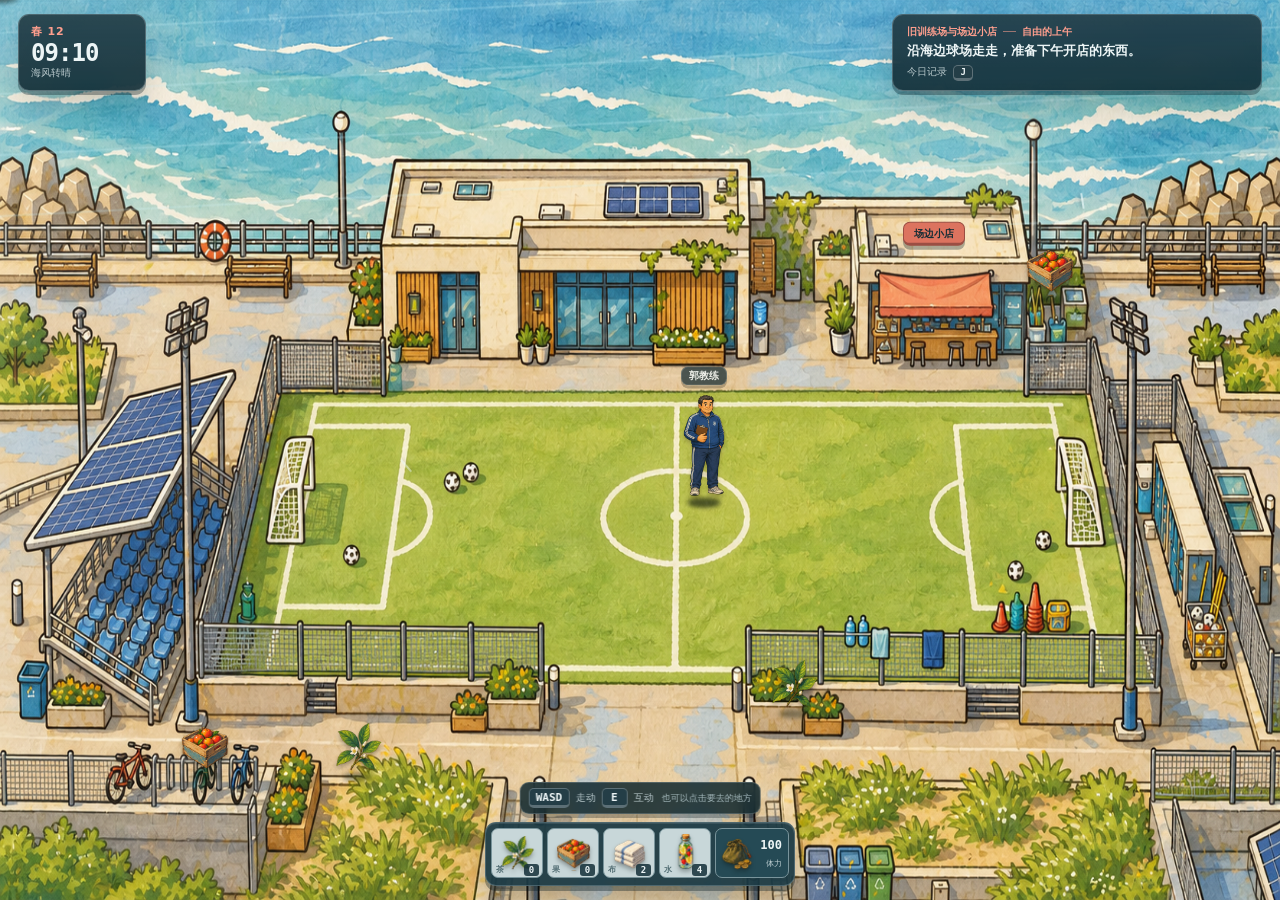
<file: index.html>
<!doctype html>
<html lang="zh-CN">
<head>
  <meta charset="utf-8">
  <meta name="viewport" content="width=device-width, initial-scale=1">
  <meta http-equiv="refresh" content="0; url=./prototypes/integrated-day/index.html">
  <title>海风球场</title>
</head>
<body>
  <p><a href="./prototypes/integrated-day/index.html">进入《海风球场》</a></p>
</body>
</html>
</file>
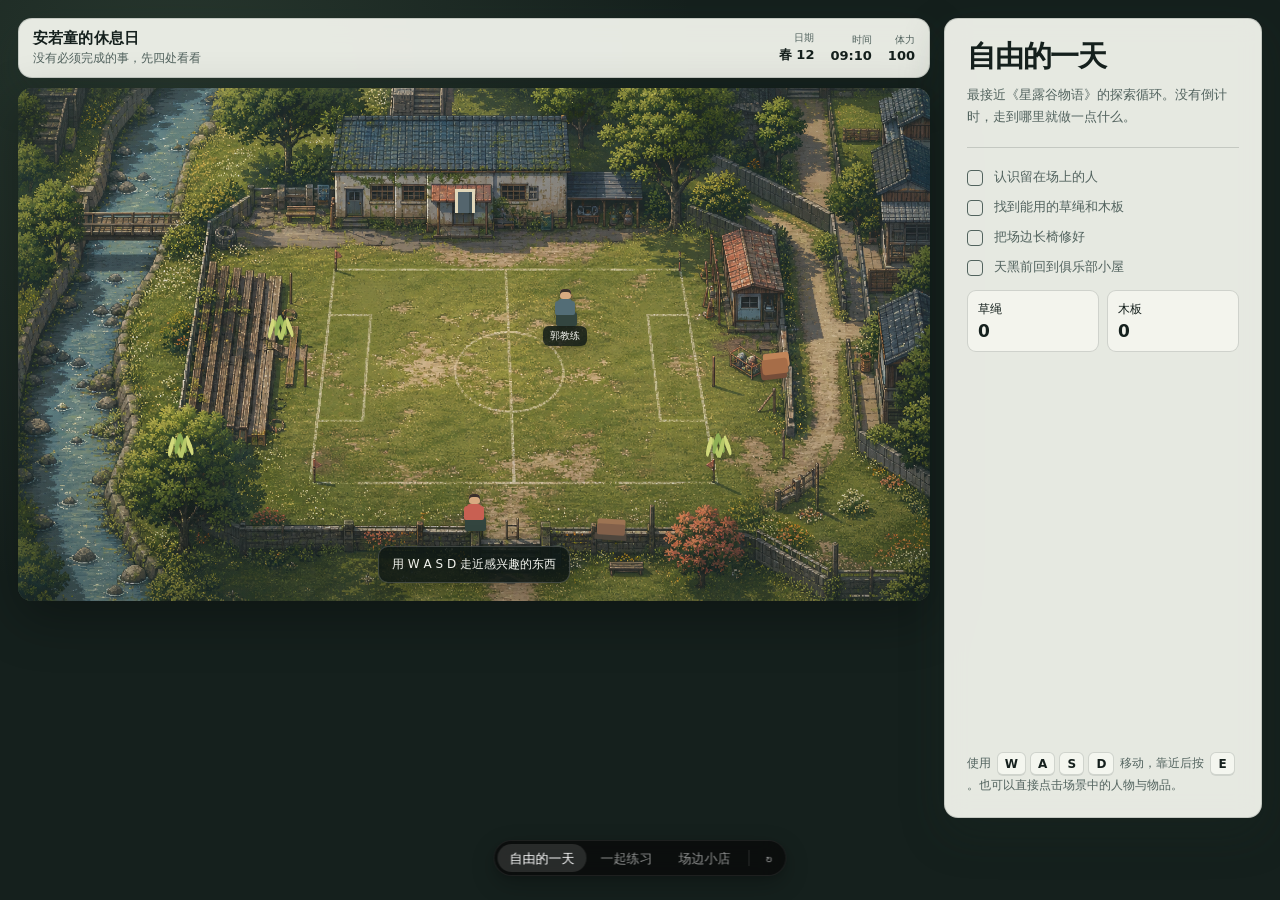
<file: prototypes/day-loop/index.html>
<!doctype html>
<html lang="zh-CN">
<head>
  <meta charset="utf-8">
  <meta name="viewport" content="width=device-width, initial-scale=1, viewport-fit=cover">
  <meta name="color-scheme" content="light dark">
  <title>安若童的休息日 - 核心循环原型</title>
  <style>
    :root {
      color-scheme: light dark;
      --ink: #15201d;
      --muted: #52635e;
      --paper: #eef1e9;
      --surface: rgba(244, 246, 239, 0.94);
      --surface-solid: #f4f6ef;
      --line: rgba(21, 32, 29, 0.16);
      --field: #4f6d45;
      --accent: #c86052;
      --accent-dark: #873c34;
      --shadow: rgba(27, 43, 37, 0.25);
      --radius: 14px;
      --ease: cubic-bezier(0.16, 1, 0.3, 1);
    }

    @media (prefers-color-scheme: dark) {
      :root {
        --ink: #e9eee8;
        --muted: #aab8b1;
        --paper: #17201e;
        --surface: rgba(28, 39, 35, 0.94);
        --surface-solid: #1c2723;
        --line: rgba(233, 238, 232, 0.16);
        --shadow: rgba(0, 0, 0, 0.38);
      }
    }

    * { box-sizing: border-box; }

    [hidden] { display: none !important; }

    html, body {
      margin: 0;
      min-height: 100%;
      background: #101715;
      font-family: "SF Pro Rounded", "PingFang SC", "Microsoft YaHei", system-ui, sans-serif;
      color: var(--ink);
    }

    button { font: inherit; }

    button:focus-visible {
      outline: 3px solid rgba(200, 96, 82, 0.62);
      outline-offset: 3px;
    }

    #stage { min-height: 100dvh; }

    .prototype {
      min-height: 100dvh;
      padding: 18px 18px 82px;
      background:
        radial-gradient(circle at 14% 10%, rgba(109, 140, 109, 0.22), transparent 38%),
        #15201d;
      animation: stage-in 260ms var(--ease) both;
    }

    .game-layout {
      width: min(1440px, 100%);
      min-height: calc(100dvh - 100px);
      margin: 0 auto;
      display: grid;
      grid-template-columns: minmax(0, 1fr) 318px;
      gap: 14px;
    }

    .scene-column {
      min-width: 0;
      display: flex;
      flex-direction: column;
      gap: 10px;
    }

    .topbar,
    .side-panel,
    .dialogue,
    .shop-counter,
    .day-summary {
      border: 1px solid var(--line);
      border-radius: var(--radius);
      background: var(--surface);
      box-shadow: 0 16px 44px var(--shadow);
      backdrop-filter: blur(12px);
      -webkit-backdrop-filter: blur(12px);
    }

    .topbar {
      min-height: 58px;
      padding: 10px 14px;
      display: flex;
      align-items: center;
      justify-content: space-between;
      gap: 14px;
    }

    .identity { min-width: 0; }

    .identity strong {
      display: block;
      font-size: 15px;
      letter-spacing: 0.01em;
    }

    .identity span {
      display: block;
      margin-top: 2px;
      color: var(--muted);
      font-size: 12px;
    }

    .day-stats {
      display: flex;
      align-items: center;
      gap: 16px;
      flex: 0 0 auto;
      font-variant-numeric: tabular-nums;
    }

    .stat { text-align: right; }

    .stat-label {
      display: block;
      color: var(--muted);
      font-size: 10px;
      line-height: 1.2;
    }

    .stat-value {
      display: block;
      margin-top: 2px;
      color: var(--ink);
      font-size: 13px;
      font-weight: 760;
    }

    .scene {
      position: relative;
      width: 100%;
      aspect-ratio: 16 / 9;
      min-height: 360px;
      overflow: hidden;
      border-radius: var(--radius);
      background: #506343;
      box-shadow: 0 18px 52px rgba(0, 0, 0, 0.31);
      isolation: isolate;
    }

    .scene::after {
      content: "";
      position: absolute;
      inset: 0;
      z-index: 2;
      pointer-events: none;
      background:
        linear-gradient(to bottom, rgba(19, 30, 26, 0.02), transparent 62%, rgba(19, 30, 26, 0.18)),
        radial-gradient(circle at 50% 44%, transparent 46%, rgba(13, 23, 19, 0.12));
    }

    .scene-bg {
      position: absolute;
      inset: 0;
      z-index: 0;
      width: 100%;
      height: 100%;
      object-fit: cover;
      image-rendering: auto;
      user-select: none;
      pointer-events: none;
    }

    .scene-wash {
      position: absolute;
      inset: 0;
      z-index: 1;
      background: rgba(56, 75, 57, 0.04);
      pointer-events: none;
    }

    .side-panel {
      align-self: stretch;
      padding: 22px;
      display: flex;
      flex-direction: column;
      min-height: 0;
    }

    .side-panel h1,
    .side-panel h2 {
      margin: 0;
      font-size: clamp(24px, 2.3vw, 34px);
      line-height: 1.06;
      letter-spacing: -0.04em;
    }

    .side-panel h2 { font-size: 22px; }

    .side-panel > p {
      margin: 12px 0 0;
      color: var(--muted);
      font-size: 13px;
      line-height: 1.65;
    }

    .rule {
      height: 1px;
      margin: 20px 0;
      background: var(--line);
    }

    .objective-list {
      display: grid;
      gap: 11px;
      margin: 0;
      padding: 0;
      list-style: none;
    }

    .objective {
      display: grid;
      grid-template-columns: 18px 1fr;
      gap: 9px;
      align-items: start;
      color: var(--muted);
      font-size: 13px;
      line-height: 1.45;
    }

    .objective::before {
      content: "";
      width: 14px;
      height: 14px;
      margin-top: 2px;
      border: 1.5px solid currentColor;
      border-radius: 4px;
    }

    .objective.done {
      color: var(--ink);
      text-decoration: line-through;
      text-decoration-color: rgba(200, 96, 82, 0.55);
    }

    .objective.done::before {
      border-color: var(--accent);
      background: var(--accent);
      box-shadow: inset 0 0 0 3px var(--surface-solid);
    }

    .hint-box {
      margin-top: auto;
      padding-top: 20px;
      color: var(--muted);
      font-size: 12px;
      line-height: 1.55;
    }

    .key {
      display: inline-flex;
      min-width: 25px;
      height: 24px;
      align-items: center;
      justify-content: center;
      margin: 0 2px;
      padding: 0 7px;
      border: 1px solid var(--line);
      border-bottom-width: 2px;
      border-radius: 6px;
      background: var(--surface-solid);
      color: var(--ink);
      font-weight: 720;
    }

    .world-object,
    .npc-marker {
      position: absolute;
      z-index: 4;
      transform: translate(-50%, -50%);
      border: 0;
      background: transparent;
      cursor: pointer;
      -webkit-tap-highlight-color: transparent;
    }

    .world-object:active,
    .npc-marker:active { transform: translate(-50%, -50%) scale(0.96); }

    .world-object .object-shape {
      display: block;
      position: relative;
      width: 28px;
      height: 24px;
      filter: drop-shadow(0 3px 2px rgba(18, 29, 24, 0.34));
    }

    .object-shape.weeds::before,
    .object-shape.weeds::after {
      content: "";
      position: absolute;
      bottom: 1px;
      left: 7px;
      width: 5px;
      height: 20px;
      border-radius: 80% 0 80% 0;
      background: #b8c969;
      transform: rotate(-26deg);
      box-shadow: 7px -2px 0 #8eae55, 12px 3px 0 #d2d97b;
    }

    .object-shape.weeds::after {
      left: 13px;
      transform: scaleX(-1) rotate(-20deg);
    }

    .object-shape.boards::before {
      content: "";
      position: absolute;
      inset: 6px 1px 3px;
      border-radius: 3px;
      background: #a66d48;
      box-shadow: 2px -6px 0 #c18559, -2px 5px 0 #754d39;
      transform: rotate(-7deg);
    }

    .object-shape.bench::before {
      content: "";
      position: absolute;
      inset: 7px 0 6px;
      border-radius: 2px;
      background: #82604a;
      box-shadow: 0 -5px 0 #9d7453, 4px 7px 0 -2px #4e463d, -4px 7px 0 -2px #4e463d;
      transform: rotate(4deg);
    }

    .object-shape.bench.repaired::before {
      background: #bd7a57;
      box-shadow: 0 -5px 0 #d48d65, 4px 7px 0 -2px #4e463d, -4px 7px 0 -2px #4e463d;
      transform: none;
    }

    .object-shape.door::before {
      content: "";
      position: absolute;
      inset: 0 4px;
      border: 3px solid #e1d7b9;
      border-bottom: 0;
      background: #54656d;
      box-shadow: inset -3px 0 rgba(28, 39, 35, 0.3);
    }

    .sprite {
      position: absolute;
      z-index: 5;
      width: 24px;
      height: 32px;
      transform: translate(-50%, -50%);
      filter: drop-shadow(0 4px 2px rgba(13, 23, 19, 0.36));
      pointer-events: none;
    }

    .sprite::before {
      content: "";
      position: absolute;
      top: 1px;
      left: 7px;
      width: 11px;
      height: 10px;
      border-radius: 4px 4px 3px 3px;
      background: #d8aa81;
      box-shadow: inset 0 3px #3a302b;
    }

    .sprite::after {
      content: "";
      position: absolute;
      top: 11px;
      left: 5px;
      width: 14px;
      height: 14px;
      border-radius: 3px 3px 2px 2px;
      background: var(--shirt, #c86052);
      box-shadow: -3px 2px var(--shirt, #c86052), 3px 2px var(--shirt, #c86052), -2px 13px #33453f, 5px 13px #33453f;
    }

    .sprite.player { transition: filter 140ms ease-out; }

    .sprite.player.moving { filter: drop-shadow(0 5px 2px rgba(13, 23, 19, 0.28)); }

    .npc-marker {
      width: 58px;
      height: 64px;
      color: #f6f1e4;
    }

    .npc-marker .sprite {
      left: 50%;
      top: 22px;
    }

    .npc-marker .nameplate {
      position: absolute;
      left: 50%;
      bottom: 0;
      transform: translateX(-50%);
      padding: 3px 7px;
      border-radius: 6px;
      background: rgba(17, 27, 23, 0.84);
      color: #f3f4ee;
      font-size: 10px;
      white-space: nowrap;
      box-shadow: 0 3px 10px rgba(0, 0, 0, 0.22);
    }

    .npc-marker.done .nameplate { background: rgba(61, 96, 72, 0.94); }

    .npc-marker.done::after {
      content: "完成";
      position: absolute;
      top: -8px;
      right: -5px;
      padding: 2px 5px;
      border-radius: 5px;
      background: #e7eee3;
      color: #294534;
      font-size: 9px;
      font-weight: 760;
    }

    .interaction-prompt {
      position: absolute;
      left: 50%;
      bottom: 18px;
      z-index: 8;
      transform: translateX(-50%);
      max-width: calc(100% - 32px);
      padding: 9px 13px;
      border: 1px solid rgba(255, 255, 255, 0.18);
      border-radius: 10px;
      background: rgba(15, 24, 21, 0.88);
      color: #f3f4ee;
      box-shadow: 0 8px 28px rgba(0, 0, 0, 0.28);
      font-size: 12px;
      text-align: center;
      pointer-events: none;
    }

    .toast {
      position: absolute;
      top: 18px;
      left: 50%;
      z-index: 9;
      transform: translateX(-50%);
      max-width: calc(100% - 30px);
      padding: 10px 14px;
      border-radius: 10px;
      background: rgba(244, 246, 239, 0.94);
      color: #20302a;
      box-shadow: 0 12px 30px rgba(12, 21, 17, 0.28);
      font-size: 12px;
      line-height: 1.45;
      animation: toast-in 220ms var(--ease) both;
    }

    .bag {
      display: grid;
      grid-template-columns: repeat(2, 1fr);
      gap: 8px;
      margin-top: 14px;
    }

    .bag-item {
      padding: 10px;
      border: 1px solid var(--line);
      border-radius: 9px;
      background: color-mix(in srgb, var(--surface-solid), transparent 10%);
      font-size: 12px;
    }

    .bag-item strong {
      display: block;
      margin-top: 3px;
      font-size: 17px;
      font-variant-numeric: tabular-nums;
    }

    .mobile-controls {
      display: none;
      grid-template-columns: repeat(3, 46px);
      grid-template-rows: repeat(2, 42px);
      gap: 5px;
      position: absolute;
      z-index: 10;
      left: 14px;
      bottom: 14px;
    }

    .control-button {
      border: 1px solid rgba(255, 255, 255, 0.18);
      border-radius: 9px;
      background: rgba(15, 24, 21, 0.82);
      color: #f3f4ee;
      box-shadow: 0 6px 16px rgba(0, 0, 0, 0.2);
      font-weight: 760;
    }

    .control-button:active { transform: scale(0.96); }
    .control-up { grid-column: 2; }
    .control-left { grid-column: 1; grid-row: 2; }
    .control-down { grid-column: 2; grid-row: 2; }
    .control-right { grid-column: 3; grid-row: 2; }

    .action-button-mobile {
      display: none;
      position: absolute;
      right: 16px;
      bottom: 18px;
      z-index: 10;
      width: 58px;
      height: 58px;
      border: 1px solid rgba(255, 255, 255, 0.2);
      border-radius: 50%;
      background: rgba(200, 96, 82, 0.92);
      color: #fff;
      box-shadow: 0 9px 22px rgba(75, 37, 32, 0.32);
      font-weight: 800;
    }

    .dialogue {
      position: absolute;
      left: 50%;
      bottom: 18px;
      z-index: 11;
      width: min(560px, calc(100% - 28px));
      padding: 18px;
      transform: translateX(-50%);
      animation: dialogue-in 220ms var(--ease) both;
    }

    .dialogue h3 {
      margin: 0 0 7px;
      font-size: 16px;
    }

    .dialogue p {
      margin: 0;
      color: var(--muted);
      font-size: 13px;
      line-height: 1.6;
    }

    .dialogue-actions {
      display: flex;
      justify-content: flex-end;
      gap: 8px;
      margin-top: 15px;
    }

    .primary-button,
    .secondary-button {
      min-height: 38px;
      padding: 0 14px;
      border-radius: 9px;
      cursor: pointer;
      transition: transform 140ms ease-out, background 140ms ease-out;
      white-space: nowrap;
    }

    .primary-button {
      border: 1px solid var(--accent-dark);
      background: var(--accent);
      color: #fff;
      font-weight: 720;
    }

    .secondary-button {
      border: 1px solid var(--line);
      background: var(--surface-solid);
      color: var(--ink);
    }

    .primary-button:hover { background: var(--accent-dark); }
    .primary-button:active,
    .secondary-button:active { transform: scale(0.98); }

    .primary-button:disabled {
      cursor: not-allowed;
      opacity: 0.45;
    }

    .time-blocks {
      display: grid;
      grid-template-columns: repeat(3, 1fr);
      gap: 7px;
      margin-top: 15px;
    }

    .time-block {
      height: 8px;
      border-radius: 4px;
      background: var(--accent);
    }

    .time-block.used { background: var(--line); }

    .people-list {
      display: grid;
      gap: 8px;
      margin-top: 18px;
    }

    .person-row {
      display: flex;
      align-items: center;
      justify-content: space-between;
      gap: 12px;
      padding: 9px 0;
      border-bottom: 1px solid var(--line);
      color: var(--muted);
      font-size: 12px;
    }

    .person-row:last-child { border-bottom: 0; }
    .person-row.done { color: var(--ink); }

    .person-status {
      flex: 0 0 auto;
      font-size: 11px;
      font-weight: 720;
    }

    .shop-scene .scene-bg { filter: saturate(0.9) brightness(0.84); }

    .shop-counter {
      position: absolute;
      z-index: 5;
      right: 3.5%;
      bottom: 4%;
      width: min(420px, 46%);
      padding: 18px;
      background: rgba(244, 246, 239, 0.96);
      color: #18231f;
    }

    .shop-counter h2 {
      margin: 0;
      font-size: 18px;
      letter-spacing: -0.02em;
    }

    .order-line {
      margin-top: 8px;
      color: #54635d;
      font-size: 12px;
      line-height: 1.5;
    }

    .recipe-grid {
      display: grid;
      grid-template-columns: repeat(3, 1fr);
      gap: 8px;
      margin-top: 14px;
    }

    .recipe-button {
      min-height: 86px;
      padding: 10px 7px;
      border: 1px solid rgba(24, 35, 31, 0.16);
      border-radius: 9px;
      background: #e9eee5;
      color: #1d2b26;
      cursor: pointer;
      transition: transform 140ms ease-out, background 140ms ease-out;
    }

    .recipe-button:hover { background: #dfe8db; }
    .recipe-button:active { transform: scale(0.97); }

    .recipe-shape {
      display: block;
      width: 28px;
      height: 30px;
      margin: 0 auto 8px;
      border: 2px solid #465b51;
      border-radius: 4px 4px 9px 9px;
      background: #b7c88c;
      box-shadow: inset 0 7px rgba(255, 255, 255, 0.26);
    }

    .recipe-button:nth-child(2) .recipe-shape { background: #c9876f; }
    .recipe-button:nth-child(3) .recipe-shape {
      height: 24px;
      margin-top: 6px;
      background: #e8e4d7;
      border-radius: 3px;
      box-shadow: 4px 4px #c8c4b9;
    }

    .recipe-name {
      display: block;
      font-size: 11px;
      font-weight: 760;
    }

    .recipe-cost {
      display: block;
      margin-top: 3px;
      color: #617069;
      font-size: 9px;
    }

    .stock-line {
      display: flex;
      flex-wrap: wrap;
      gap: 6px 12px;
      margin-top: 13px;
      color: #617069;
      font-size: 10px;
      font-variant-numeric: tabular-nums;
    }

    .customer-figure {
      position: absolute;
      z-index: 4;
      right: 51%;
      bottom: 16%;
      width: 110px;
      height: 90px;
      animation: customer-in 240ms var(--ease) both;
    }

    .customer-figure .sprite { left: 50%; top: 28px; }

    .speech {
      position: absolute;
      left: 50%;
      bottom: 0;
      transform: translateX(-50%);
      width: 110px;
      padding: 6px 8px;
      border-radius: 7px;
      background: rgba(244, 246, 239, 0.94);
      color: #22302b;
      box-shadow: 0 6px 18px rgba(0, 0, 0, 0.24);
      font-size: 10px;
      text-align: center;
    }

    .upgrade-list {
      display: grid;
      gap: 9px;
      margin-top: 18px;
    }

    .upgrade-button {
      display: grid;
      grid-template-columns: 1fr auto;
      gap: 12px;
      align-items: center;
      width: 100%;
      padding: 11px 12px;
      border: 1px solid var(--line);
      border-radius: 9px;
      background: var(--surface-solid);
      color: var(--ink);
      text-align: left;
      cursor: pointer;
    }

    .upgrade-button:hover { border-color: rgba(200, 96, 82, 0.48); }
    .upgrade-button:active { transform: scale(0.99); }
    .upgrade-button:disabled { opacity: 0.42; cursor: not-allowed; }

    .upgrade-button span { color: var(--muted); font-size: 11px; }

    .day-summary {
      position: absolute;
      inset: 50% auto auto 50%;
      z-index: 20;
      width: min(440px, calc(100% - 28px));
      padding: 24px;
      transform: translate(-50%, -50%);
      text-align: left;
      animation: summary-in 260ms var(--ease) both;
    }

    .day-summary h2 {
      margin: 0;
      font-size: 28px;
      line-height: 1.1;
      letter-spacing: -0.04em;
    }

    .day-summary p {
      margin: 12px 0 0;
      color: var(--muted);
      font-size: 13px;
      line-height: 1.65;
    }

    .summary-facts {
      display: grid;
      grid-template-columns: repeat(2, 1fr);
      gap: 8px;
      margin: 17px 0;
    }

    .summary-fact {
      padding: 11px;
      border-radius: 9px;
      background: color-mix(in srgb, var(--surface-solid), var(--accent) 5%);
      color: var(--muted);
      font-size: 11px;
    }

    .summary-fact strong {
      display: block;
      margin-top: 3px;
      color: var(--ink);
      font-size: 18px;
    }

    .scene-dim {
      position: absolute;
      inset: 0;
      z-index: 18;
      background: rgba(12, 20, 17, 0.58);
      backdrop-filter: blur(3px);
    }

    .proto-picker {
      position: fixed;
      bottom: 24px;
      left: 50%;
      transform: translateX(-50%);
      z-index: 2147483647;
      display: flex;
      align-items: center;
      gap: 2px;
      padding: 4px;
      border-radius: 999px;
      background: rgba(10, 10, 10, 0.82);
      -webkit-backdrop-filter: blur(12px) saturate(1.4);
      backdrop-filter: blur(12px) saturate(1.4);
      box-shadow:
        0 0 0 1px rgba(255, 255, 255, 0.08) inset,
        0 8px 24px rgba(0, 0, 0, 0.24),
        0 2px 6px rgba(0, 0, 0, 0.12);
      font-family: -apple-system, BlinkMacSystemFont, "Segoe UI", sans-serif;
      font-size: 13px;
      line-height: 1;
      -webkit-font-smoothing: antialiased;
      user-select: none;
      -webkit-user-select: none;
    }

    .proto-picker-highlight {
      position: absolute;
      top: 4px;
      left: 0;
      height: 28px;
      border-radius: 999px;
      background: rgba(255, 255, 255, 0.12);
      will-change: transform;
    }

    .proto-picker[data-ready] .proto-picker-highlight {
      transition:
        transform 250ms cubic-bezier(0.23, 1, 0.32, 1),
        width 250ms cubic-bezier(0.23, 1, 0.32, 1);
    }

    @media (prefers-reduced-motion: reduce) {
      .proto-picker[data-ready] .proto-picker-highlight { transition: none; }
    }

    .proto-picker-item {
      position: relative;
      display: flex;
      align-items: center;
      height: 28px;
      padding: 0 12px;
      border: 0;
      border-radius: 999px;
      background: transparent;
      color: rgba(255, 255, 255, 0.55);
      font: inherit;
      cursor: pointer;
      transition: color 150ms ease-out;
    }

    .proto-picker-item:hover { color: rgba(255, 255, 255, 0.85); }
    .proto-picker-item:active { transform: scale(0.97); }

    .proto-picker-item:focus-visible {
      outline: 2px solid rgba(255, 255, 255, 0.4);
      outline-offset: 2px;
    }

    .proto-picker-item[data-active] { color: #fff; }

    .proto-picker-divider {
      width: 1px;
      height: 16px;
      margin: 0 4px;
      background: rgba(255, 255, 255, 0.12);
    }

    .proto-picker-replay {
      padding: 0 10px;
      font-size: 14px;
    }

    .proto-picker[data-position="top"] {
      bottom: auto;
      top: 24px;
    }

    @keyframes stage-in {
      from { opacity: 0; transform: translateY(8px); }
      to { opacity: 1; transform: translateY(0); }
    }

    @keyframes toast-in {
      from { opacity: 0; transform: translate(-50%, -8px); }
      to { opacity: 1; transform: translate(-50%, 0); }
    }

    @keyframes dialogue-in {
      from { opacity: 0; transform: translate(-50%, 12px); }
      to { opacity: 1; transform: translate(-50%, 0); }
    }

    @keyframes customer-in {
      from { opacity: 0; transform: translateX(-12px); }
      to { opacity: 1; transform: translateX(0); }
    }

    @keyframes summary-in {
      from { opacity: 0; transform: translate(-50%, calc(-50% + 12px)) scale(0.98); }
      to { opacity: 1; transform: translate(-50%, -50%) scale(1); }
    }

    @media (max-width: 920px) {
      .prototype { padding: 10px 10px 82px; }

      .game-layout {
        min-height: auto;
        grid-template-columns: 1fr;
      }

      .scene { min-height: 0; }
      .side-panel { min-height: 260px; }
      .hint-box { margin-top: 16px; }
      .mobile-controls,
      .action-button-mobile { display: grid; }

      .shop-counter {
        right: 2.5%;
        bottom: 2.5%;
        width: min(520px, 62%);
        padding: 13px;
      }

      .customer-figure { right: 62%; }
    }

    @media (max-width: 620px) {
      .prototype { padding: 0 0 82px; }

      .topbar,
      .scene,
      .side-panel {
        border-radius: 0;
      }

      .topbar {
        min-height: 64px;
        padding: 10px 12px;
      }

      .day-stats { gap: 9px; }
      .stat:first-child { display: none; }
      .scene { aspect-ratio: 1 / 1; }
      .scene-bg { object-position: center; }
      .side-panel { padding: 20px 16px; }
      .npc-marker { transform: translate(-50%, -50%) scale(0.9); }

      .shop-counter {
        left: 10px;
        right: 10px;
        bottom: 10px;
        width: auto;
      }

      .customer-figure {
        right: 4%;
        bottom: 68%;
      }

      .recipe-grid { gap: 6px; }
      .recipe-button { min-height: 76px; padding: 8px 4px; }

      .proto-picker {
        bottom: 14px;
        max-width: calc(100vw - 20px);
      }

      .proto-picker-item { padding: 0 9px; font-size: 11px; }
      .proto-picker-replay { padding: 0 8px; }
    }

    @media (prefers-reduced-motion: reduce) {
      *, *::before, *::after {
        scroll-behavior: auto !important;
        animation-duration: 0.01ms !important;
        animation-iteration-count: 1 !important;
        transition-duration: 0.01ms !important;
      }
    }
  </style>
</head>
<body>
  <main id="stage" aria-live="polite"></main>

  <nav class="proto-picker" aria-label="Prototype variants">
    <span class="proto-picker-highlight" aria-hidden="true"></span>
    <button class="proto-picker-item" data-active aria-current="true">自由的一天</button>
    <button class="proto-picker-item">一起练习</button>
    <button class="proto-picker-item">场边小店</button>
    <span class="proto-picker-divider" aria-hidden="true"></span>
    <button class="proto-picker-item proto-picker-replay" aria-label="Replay animation (R)">↻</button>
  </nav>

  <script>
    const imagePath = './assets/community-field-concept.png';
    let cleanupActive = () => {};

    function topbar(subtitle, time, energyLabel, energy) {
      return `
        <header class="topbar">
          <div class="identity">
            <strong>安若童的休息日</strong>
            <span>${subtitle}</span>
          </div>
          <div class="day-stats">
            <div class="stat"><span class="stat-label">日期</span><span class="stat-value">春 12</span></div>
            <div class="stat"><span class="stat-label">时间</span><span class="stat-value" data-time>${time}</span></div>
            <div class="stat"><span class="stat-label">${energyLabel}</span><span class="stat-value" data-energy>${energy}</span></div>
          </div>
        </header>`;
    }

    function freeDayMarkup() {
      return `
        <article class="prototype" data-variant="free">
          <div class="game-layout">
            <section class="scene-column">
              ${topbar('没有必须完成的事，先四处看看', '09:10', '体力', '100')}
              <div class="scene" data-scene>
                <img class="scene-bg" src="${imagePath}" alt="河边社区球场、旧看台和俱乐部小屋">
                <div class="scene-wash"></div>

                <button class="world-object" data-object="grass-a" style="left:18%;top:70%" aria-label="一丛长草"><span class="object-shape weeds"></span></button>
                <button class="world-object" data-object="grass-b" style="left:29%;top:47%" aria-label="一丛长草"><span class="object-shape weeds"></span></button>
                <button class="world-object" data-object="grass-c" style="left:77%;top:70%" aria-label="一丛长草"><span class="object-shape weeds"></span></button>
                <button class="world-object" data-object="boards" style="left:83%;top:54%" aria-label="旧木板"><span class="object-shape boards"></span></button>
                <button class="world-object" data-object="bench" style="left:65%;top:86%" aria-label="坏掉的长椅"><span class="object-shape bench"></span></button>
                <button class="world-object" data-object="door" style="left:49%;top:22%" aria-label="俱乐部小屋门口"><span class="object-shape door"></span></button>

                <button class="npc-marker" data-object="coach" style="left:60%;top:44%" aria-label="和郭教练交谈">
                  <span class="sprite" style="--shirt:#536d76"></span>
                  <span class="nameplate">郭教练</span>
                </button>

                <div class="sprite player" data-player style="--shirt:#c86052;left:50%;top:82%"></div>
                <div class="interaction-prompt" data-prompt>用 W A S D 走近感兴趣的东西</div>

                <div class="mobile-controls" aria-label="移动控制">
                  <button class="control-button control-up" data-move="w">W</button>
                  <button class="control-button control-left" data-move="a">A</button>
                  <button class="control-button control-down" data-move="s">S</button>
                  <button class="control-button control-right" data-move="d">D</button>
                </div>
                <button class="action-button-mobile" data-action>E</button>
              </div>
            </section>

            <aside class="side-panel">
              <h1>自由的一天</h1>
              <p>最接近《星露谷物语》的探索循环。没有倒计时，走到哪里就做一点什么。</p>
              <div class="rule"></div>
              <ul class="objective-list">
                <li class="objective" data-goal="meet">认识留在场上的人</li>
                <li class="objective" data-goal="gather">找到能用的草绳和木板</li>
                <li class="objective" data-goal="repair">把场边长椅修好</li>
                <li class="objective" data-goal="home">天黑前回到俱乐部小屋</li>
              </ul>
              <div class="bag">
                <div class="bag-item">草绳<strong data-fiber>0</strong></div>
                <div class="bag-item">木板<strong data-wood>0</strong></div>
              </div>
              <div class="hint-box">
                使用 <span class="key">W</span><span class="key">A</span><span class="key">S</span><span class="key">D</span> 移动，靠近后按 <span class="key">E</span>。也可以直接点击场景中的人物与物品。
              </div>
            </aside>
          </div>
        </article>`;
    }

    function togetherMarkup() {
      const people = [
        ['lin', '林川', 39, 51, '#bd695b'],
        ['qiao', '乔可', 55, 67, '#697e8b'],
        ['guo', '郭教练', 62, 39, '#4f6875'],
        ['xu', '许姨', 26, 58, '#8a725c'],
        ['deng', '邓叔', 75, 46, '#6a7b55']
      ];
      return `
        <article class="prototype" data-variant="together">
          <div class="game-layout">
            <section class="scene-column">
              ${topbar('只挑三件愿意参与的事', '14:00', '空闲', '3 段')}
              <div class="scene" data-scene>
                <img class="scene-bg" src="${imagePath}" alt="午后有人练习的社区球场">
                <div class="scene-wash"></div>
                ${people.map(([id, name, x, y, shirt]) => `
                  <button class="npc-marker" data-person="${id}" style="left:${x}%;top:${y}%" aria-label="和${name}交谈">
                    <span class="sprite" style="--shirt:${shirt}"></span>
                    <span class="nameplate">${name}</span>
                  </button>`).join('')}
                <div data-dialogue-host></div>
              </div>
            </section>

            <aside class="side-panel">
              <h1>一起练习</h1>
              <p>把一天的价值放在人身上。你不需要解决所有问题，只决定愿意陪谁一会儿。</p>
              <div class="time-blocks" aria-label="剩余三段时间">
                <span class="time-block"></span><span class="time-block"></span><span class="time-block"></span>
              </div>
              <div class="people-list">
                ${people.map(([id, name]) => `<div class="person-row" data-person-row="${id}"><span>${name}</span><span class="person-status">还没说话</span></div>`).join('')}
              </div>
              <div class="hint-box">
                点击场上的人，听听他们正在做什么。三段时间用完后，可以结束今天。
                <div style="margin-top:14px"><button class="primary-button" data-end-together disabled>结束今天</button></div>
              </div>
            </aside>
          </div>
        </article>`;
    }

    function shopMarkup() {
      return `
        <article class="prototype" data-variant="shop">
          <div class="game-layout">
            <section class="scene-column">
              ${topbar('练习结束前，场边小店开一会儿', '16:10', '零钱', '0 元')}
              <div class="scene shop-scene" data-scene>
                <img class="scene-bg" src="${imagePath}" alt="傍晚的社区球场和场边小店">
                <div class="scene-wash"></div>
                <div class="customer-figure" data-customer>
                  <div class="sprite" style="--shirt:#6b7d8b"></div>
                  <div class="speech" data-order-speech>林川想要一杯青草茶</div>
                </div>
                <section class="shop-counter" aria-label="场边小店柜台">
                  <h2>今天的简易菜单</h2>
                  <div class="order-line" data-order-line>林川练完了，想喝一杯青草茶。</div>
                  <div class="recipe-grid">
                    <button class="recipe-button" data-recipe="tea">
                      <span class="recipe-shape"></span>
                      <span class="recipe-name">青草茶</span>
                      <span class="recipe-cost">茶叶 1，水 1</span>
                    </button>
                    <button class="recipe-button" data-recipe="fruit">
                      <span class="recipe-shape"></span>
                      <span class="recipe-name">果子水</span>
                      <span class="recipe-cost">果子 1，水 1</span>
                    </button>
                    <button class="recipe-button" data-recipe="towel">
                      <span class="recipe-shape"></span>
                      <span class="recipe-name">干净毛巾</span>
                      <span class="recipe-cost">布料 1</span>
                    </button>
                  </div>
                  <div class="stock-line">
                    <span>茶叶 <b data-stock="tea">2</b></span>
                    <span>果子 <b data-stock="fruit">2</b></span>
                    <span>布料 <b data-stock="cloth">2</b></span>
                    <span>清水 <b data-stock="water">4</b></span>
                  </div>
                </section>
                <div data-shop-overlay></div>
              </div>
            </section>

            <aside class="side-panel">
              <h1>场边小店</h1>
              <p>经营不是为了无限赚钱。今天卖出的东西，会变成明天场地里看得见的一点变化。</p>
              <div class="rule"></div>
              <ul class="objective-list">
                <li class="objective" data-shop-goal="serve">照顾完今天的四位客人</li>
                <li class="objective" data-shop-goal="choose">把收入花在一处场地修缮上</li>
              </ul>
              <div class="upgrade-list" data-upgrades hidden>
                <button class="upgrade-button" data-upgrade="球网" data-cost="24"><strong>换一张新球网</strong><span>24 元</span></button>
                <button class="upgrade-button" data-upgrade="遮雨棚" data-cost="18"><strong>补好小店遮雨棚</strong><span>18 元</span></button>
                <button class="upgrade-button" data-upgrade="看台" data-cost="28"><strong>修稳两排旧看台</strong><span>28 元</span></button>
              </div>
              <div class="hint-box">看清客人说的话，再点击对应商品。选错不会扣除库存。</div>
            </aside>
          </div>
        </article>`;
    }

    const variants = [freeDayMarkup, togetherMarkup, shopMarkup];

    function formatTime(minutes) {
      const hour = Math.floor(minutes / 60);
      const minute = minutes % 60;
      return `${String(hour).padStart(2, '0')}:${String(minute).padStart(2, '0')}`;
    }

    function showToast(scene, text) {
      scene.querySelector('.toast')?.remove();
      const toast = document.createElement('div');
      toast.className = 'toast';
      toast.textContent = text;
      scene.appendChild(toast);
      const timer = setTimeout(() => toast.remove(), 2600);
      return () => clearTimeout(timer);
    }

    function showSummary(scene, title, body, facts, replayLabel = '再过一天') {
      scene.insertAdjacentHTML('beforeend', `
        <div class="scene-dim"></div>
        <section class="day-summary" role="dialog" aria-modal="true" aria-label="一天结束">
          <h2>${title}</h2>
          <p>${body}</p>
          <div class="summary-facts">
            ${facts.map(([label, value]) => `<div class="summary-fact">${label}<strong>${value}</strong></div>`).join('')}
          </div>
          <button class="primary-button" data-summary-replay>${replayLabel}</button>
        </section>`);
      scene.querySelector('[data-summary-replay]').addEventListener('click', () => mount(current));
    }

    function initFreeDay() {
      const root = stage.querySelector('[data-variant="free"]');
      const scene = root.querySelector('[data-scene]');
      const player = root.querySelector('[data-player]');
      const prompt = root.querySelector('[data-prompt]');
      const timeEl = root.querySelector('[data-time]');
      const energyEl = root.querySelector('[data-energy]');
      const state = {
        x: 50,
        y: 82,
        time: 550,
        energy: 100,
        fiber: 0,
        wood: 0,
        gathered: false,
        met: false,
        repaired: false,
        ended: false,
        removed: new Set()
      };
      const objects = {
        'grass-a': { x: 18, y: 70, kind: 'grass' },
        'grass-b': { x: 29, y: 47, kind: 'grass' },
        'grass-c': { x: 77, y: 70, kind: 'grass' },
        boards: { x: 83, y: 54, kind: 'boards' },
        bench: { x: 65, y: 86, kind: 'bench' },
        door: { x: 49, y: 22, kind: 'door' },
        coach: { x: 60, y: 44, kind: 'coach' }
      };
      const cleanupFns = [];

      function nearest() {
        let best = null;
        Object.entries(objects).forEach(([id, object]) => {
          if (state.removed.has(id)) return;
          const distance = Math.hypot((state.x - object.x) * 1.25, state.y - object.y);
          if (distance < 10 && (!best || distance < best.distance)) best = { id, ...object, distance };
        });
        return best;
      }

      function update() {
        player.style.left = `${state.x}%`;
        player.style.top = `${state.y}%`;
        timeEl.textContent = formatTime(state.time);
        energyEl.textContent = String(state.energy);
        root.querySelector('[data-fiber]').textContent = String(state.fiber);
        root.querySelector('[data-wood]').textContent = String(state.wood);
        root.querySelector('[data-goal="meet"]').classList.toggle('done', state.met);
        state.gathered = state.gathered || (state.fiber >= 2 && state.wood >= 1);
        root.querySelector('[data-goal="gather"]').classList.toggle('done', state.gathered);
        root.querySelector('[data-goal="repair"]').classList.toggle('done', state.repaired);
        const close = nearest();
        const labels = {
          grass: '按 E 收起可以编绳的长草',
          boards: '按 E 捡起还能用的旧木板',
          bench: state.repaired ? '长椅已经修好了' : '按 E 看看这张坏长椅',
          door: '按 E 回到俱乐部小屋',
          coach: '按 E 和郭教练说话'
        };
        prompt.textContent = close ? labels[close.kind] : '用 W A S D 走近感兴趣的东西';
      }

      function spend(minutes, energy) {
        state.time = Math.min(18 * 60, state.time + minutes);
        state.energy = Math.max(0, state.energy - energy);
      }

      function interactById(id, bypassDistance = false) {
        if (state.ended || state.removed.has(id)) return;
        const object = objects[id];
        if (!object) return;
        if (!bypassDistance && nearest()?.id !== id) return;

        if (object.kind === 'grass') {
          state.fiber += 1;
          state.removed.add(id);
          root.querySelector(`[data-object="${id}"]`)?.remove();
          spend(15, 4);
          cleanupFns.push(showToast(scene, '长草晒干后，可以编成结实的草绳。'));
        }

        if (object.kind === 'boards') {
          state.wood += 1;
          state.removed.add(id);
          root.querySelector('[data-object="boards"]')?.remove();
          spend(10, 3);
          cleanupFns.push(showToast(scene, '木板有些潮，但中间一段仍然结实。'));
        }

        if (object.kind === 'coach') {
          state.met = true;
          spend(10, 0);
          cleanupFns.push(showToast(scene, '郭教练：我还以为你是来让我们收拾东西的。'));
        }

        if (object.kind === 'bench') {
          if (state.repaired) {
            cleanupFns.push(showToast(scene, '木板被太阳晒得温热。坐一会儿也很好。'));
          } else if (state.fiber >= 2 && state.wood >= 1) {
            state.fiber -= 2;
            state.wood -= 1;
            state.repaired = true;
            spend(35, 12);
            root.querySelector('.object-shape.bench').classList.add('repaired');
            cleanupFns.push(showToast(scene, '长椅不再摇晃。有人把水壶放了上来。'));
          } else {
            cleanupFns.push(showToast(scene, '需要两份草绳和一块木板。今天不修也没关系。'));
          }
        }

        if (object.kind === 'door') {
          if (!state.repaired || !state.met) {
            cleanupFns.push(showToast(scene, '现在就可以休息，也可以再在场上待一会儿。'));
            state.time += 10;
          } else {
            state.ended = true;
            state.time = 18 * 60 + 20;
            root.querySelector('[data-goal="home"]').classList.add('done');
            showSummary(
              scene,
              '今天没有白过',
              '安若童没有解决俱乐部的问题。她只是认识了一个人，修好了一张能坐下来的长椅。',
              [['回屋时间', '18:20'], ['剩余体力', `${state.energy}`], ['完成的事', '2 件'], ['新的认识', '郭教练']]
            );
          }
        }
        update();
      }

      function act() {
        const close = nearest();
        if (close) interactById(close.id);
      }

      function move(key) {
        if (state.ended) return;
        const step = 2.7;
        if (key === 'w') state.y = Math.max(18, state.y - step);
        if (key === 's') state.y = Math.min(89, state.y + step);
        if (key === 'a') state.x = Math.max(9, state.x - step);
        if (key === 'd') state.x = Math.min(91, state.x + step);
        player.classList.add('moving');
        setTimeout(() => player.classList.remove('moving'), 120);
        state.time = Math.min(18 * 60, state.time + 2);
        update();
      }

      function keyHandler(event) {
        if (/^(INPUT|TEXTAREA|SELECT)$/.test(event.target.tagName) || event.target.isContentEditable) return;
        const key = event.key.toLowerCase();
        if (['w', 'a', 's', 'd'].includes(key)) {
          event.preventDefault();
          move(key);
        }
        if (key === 'e') {
          event.preventDefault();
          act();
        }
      }

      document.addEventListener('keydown', keyHandler);
      root.querySelectorAll('[data-move]').forEach(button => button.addEventListener('click', () => move(button.dataset.move)));
      root.querySelector('[data-action]').addEventListener('click', act);
      root.querySelectorAll('[data-object]').forEach(button => button.addEventListener('click', () => interactById(button.dataset.object, true)));
      update();

      cleanupActive = () => {
        document.removeEventListener('keydown', keyHandler);
        cleanupFns.forEach(fn => fn());
      };
    }

    function initTogether() {
      const root = stage.querySelector('[data-variant="together"]');
      const scene = root.querySelector('[data-scene]');
      const host = root.querySelector('[data-dialogue-host]');
      const timeEl = root.querySelector('[data-time]');
      const energyEl = root.querySelector('[data-energy]');
      const endButton = root.querySelector('[data-end-together]');
      const state = { used: 0, chosen: new Set(), time: 14 * 60 };
      const people = {
        lin: { name: '林川', text: '他在反复练同一个停球动作。每次失败都把球默默捡回来。', action: '替他捡球十分钟', result: '少跑了几趟之后，他终于把动作做顺了。' },
        qiao: { name: '乔可', text: '她的水壶空了，却不想中断守门练习。', action: '去小屋灌满水壶', result: '她喝完水，把守门手套递给你看了一眼。' },
        guo: { name: '郭教练', text: '他在擦一块已经看不清字迹的旧战术板。', action: '陪他重新画好线', result: '他讲起了这支队伍第一次参加比赛的下午。' },
        xu: { name: '许姨', text: '她坐在场边，一针一针缝补训练背心。', action: '坐下来帮她分线', result: '两个人没说太多话，布袋很快就空了。' },
        deng: { name: '邓叔', text: '他蹲在角旗旁，琢磨怎么让雨后的积水散得快一些。', action: '和他一起量排水沟', result: '他第一次改口，叫了你的名字。' }
      };

      function update() {
        timeEl.textContent = formatTime(state.time);
        energyEl.textContent = `${3 - state.used} 段`;
        root.querySelectorAll('.time-block').forEach((block, index) => block.classList.toggle('used', index < state.used));
        Object.keys(people).forEach(id => {
          const done = state.chosen.has(id);
          root.querySelector(`[data-person="${id}"]`).classList.toggle('done', done);
          const row = root.querySelector(`[data-person-row="${id}"]`);
          row.classList.toggle('done', done);
          row.querySelector('.person-status').textContent = done ? '一起做过一件事' : '还没说话';
        });
        endButton.disabled = state.used < 3;
      }

      function closeDialogue() { host.innerHTML = ''; }

      function openPerson(id) {
        const person = people[id];
        const done = state.chosen.has(id);
        const full = state.used >= 3;
        host.innerHTML = `
          <section class="dialogue" role="dialog" aria-label="和${person.name}交谈">
            <h3>${person.name}</h3>
            <p>${done ? person.result : person.text}</p>
            <div class="dialogue-actions">
              <button class="secondary-button" data-close>先看看别处</button>
              ${done ? '' : `<button class="primary-button" data-spend ${full ? 'disabled' : ''}>${full ? '今天已经安排好了' : person.action}</button>`}
            </div>
          </section>`;
        host.querySelector('[data-close]').addEventListener('click', closeDialogue);
        host.querySelector('[data-spend]')?.addEventListener('click', () => {
          state.chosen.add(id);
          state.used += 1;
          state.time += 45;
          update();
          host.querySelector('p').textContent = person.result;
          host.querySelector('[data-spend]')?.remove();
        });
      }

      root.querySelectorAll('[data-person]').forEach(button => button.addEventListener('click', () => openPerson(button.dataset.person)));
      endButton.addEventListener('click', () => {
        const names = [...state.chosen].map(id => people[id].name).join('、');
        showSummary(
          scene,
          '队伍记住了你',
          `你把时间留给了${names}。没有一件事非你不可，但一起做过之后，场地变得不再陌生。`,
          [['一起相处', '3 段'], ['回屋时间', formatTime(state.time)], ['新的默契', `${state.chosen.size} 人`], ['未完成任务', '0 个']]
        );
      });
      update();
      cleanupActive = () => {};
    }

    function initShop() {
      const root = stage.querySelector('[data-variant="shop"]');
      const scene = root.querySelector('[data-scene]');
      const timeEl = root.querySelector('[data-time]');
      const moneyEl = root.querySelector('[data-energy]');
      const customer = root.querySelector('[data-customer]');
      const speech = root.querySelector('[data-order-speech]');
      const orderLine = root.querySelector('[data-order-line]');
      const upgrades = root.querySelector('[data-upgrades]');
      const stock = { tea: 2, fruit: 2, cloth: 2, water: 4 };
      const orders = [
        { name: '林川', wants: 'tea', item: '青草茶', price: 9, note: '练完了，想喝一杯青草茶。' },
        { name: '许姨', wants: 'towel', item: '干净毛巾', price: 8, note: '手上都是旧球网的灰，想拿一条干净毛巾。' },
        { name: '乔可', wants: 'fruit', item: '果子水', price: 12, note: '她今天扑了很多次地，想喝一杯凉的果子水。' },
        { name: '邓叔', wants: 'tea', item: '青草茶', price: 9, note: '他收好工具，问还有没有热一点的青草茶。' }
      ];
      const recipeCost = {
        tea: { tea: 1, water: 1 },
        fruit: { fruit: 1, water: 1 },
        towel: { cloth: 1 }
      };
      const state = { index: 0, money: 0, time: 970, upgraded: null };

      function updateStock() {
        Object.entries(stock).forEach(([key, value]) => {
          root.querySelector(`[data-stock="${key}"]`).textContent = value;
        });
        timeEl.textContent = formatTime(state.time);
        moneyEl.textContent = `${state.money} 元`;
      }

      function renderOrder() {
        if (state.index >= orders.length) {
          customer.hidden = true;
          root.querySelector('[data-shop-goal="serve"]').classList.add('done');
          upgrades.hidden = false;
          orderLine.textContent = '客人都走了。今天的收入刚好能让场地发生一点变化。';
          root.querySelectorAll('[data-recipe]').forEach(button => button.disabled = true);
          root.querySelectorAll('[data-upgrade]').forEach(button => {
            button.disabled = Number(button.dataset.cost) > state.money;
          });
          return;
        }
        const order = orders[state.index];
        customer.hidden = false;
        speech.textContent = `${order.name}想要${order.item}`;
        orderLine.textContent = `${order.name}${order.note}`;
      }

      function canPay(cost) {
        return Object.entries(cost).every(([key, amount]) => stock[key] >= amount);
      }

      function serve(recipe) {
        const order = orders[state.index];
        if (!order) return;
        if (order.wants !== recipe) {
          showToast(scene, `${order.name}今天想要的是${order.item}。`);
          return;
        }
        const cost = recipeCost[recipe];
        if (!canPay(cost)) {
          showToast(scene, '今天的备料不够了。');
          return;
        }
        Object.entries(cost).forEach(([key, amount]) => stock[key] -= amount);
        state.money += order.price;
        state.time += 20;
        showToast(scene, `${order.name}接过${order.item}，在柜台边多站了一会儿。`);
        state.index += 1;
        updateStock();
        renderOrder();
      }

      root.querySelectorAll('[data-recipe]').forEach(button => button.addEventListener('click', () => serve(button.dataset.recipe)));
      root.querySelectorAll('[data-upgrade]').forEach(button => button.addEventListener('click', () => {
        const cost = Number(button.dataset.cost);
        if (cost > state.money || state.upgraded) return;
        state.money -= cost;
        state.upgraded = button.dataset.upgrade;
        state.time += 35;
        moneyEl.textContent = `${state.money} 元`;
        root.querySelector('[data-shop-goal="choose"]').classList.add('done');
        showSummary(
          scene,
          `${state.upgraded}修好了`,
          '钱没有变成更大的数字，而是留在场地里。明天来到这里的人会直接看见它。',
          [['接待客人', '4 人'], ['今日收入', '38 元'], ['用在场地', `${cost} 元`], ['收店时间', formatTime(state.time)]]
        );
      }));
      updateStock();
      renderOrder();
      cleanupActive = () => {};
    }

    const controllers = [initFreeDay, initTogether, initShop];
    const stage = document.getElementById('stage');
    const picker = document.querySelector('.proto-picker');
    const highlight = picker.querySelector('.proto-picker-highlight');
    const items = [...picker.querySelectorAll('.proto-picker-item:not(.proto-picker-replay)')];
    const replay = picker.querySelector('.proto-picker-replay');
    let current = 0;

    function moveHighlight() {
      const el = items[current];
      highlight.style.width = el.offsetWidth + 'px';
      highlight.style.transform = `translateX(${el.offsetLeft}px)`;
    }

    function mount(i) {
      cleanupActive();
      cleanupActive = () => {};
      stage.innerHTML = '';
      requestAnimationFrame(() => {
        stage.innerHTML = variants[i]();
        controllers[i]();
      });
    }

    function setActive(i) {
      if (i < 0 || i >= variants.length) return;
      current = i;
      items.forEach((el, j) => {
        el.toggleAttribute('data-active', j === i);
        if (j === i) el.setAttribute('aria-current', 'true');
        else el.removeAttribute('aria-current');
      });
      moveHighlight();
      const url = new URL(location);
      url.searchParams.set('v', i + 1);
      history.replaceState(null, '', url);
      mount(i);
    }

    items.forEach((el, i) => el.addEventListener('click', () => setActive(i)));
    replay?.addEventListener('click', () => mount(current));
    window.addEventListener('resize', moveHighlight);

    document.addEventListener('keydown', (e) => {
      if (/^(INPUT|TEXTAREA|SELECT)$/.test(e.target.tagName) || e.target.isContentEditable) return;
      if (e.metaKey || e.ctrlKey || e.altKey) return;
      const num = parseInt(e.key, 10);
      if (num >= 1 && num <= variants.length) setActive(num - 1);
      else if (e.key === 'ArrowRight') setActive((current + 1) % variants.length);
      else if (e.key === 'ArrowLeft') setActive((current - 1 + variants.length) % variants.length);
      else if (e.key === 'r' || e.key === 'R') mount(current);
    });

    setActive((parseInt(new URLSearchParams(location.search).get('v'), 10) || 1) - 1);
    requestAnimationFrame(() => requestAnimationFrame(() => picker.setAttribute('data-ready', '')));
  </script>
</body>
</html>
</file>
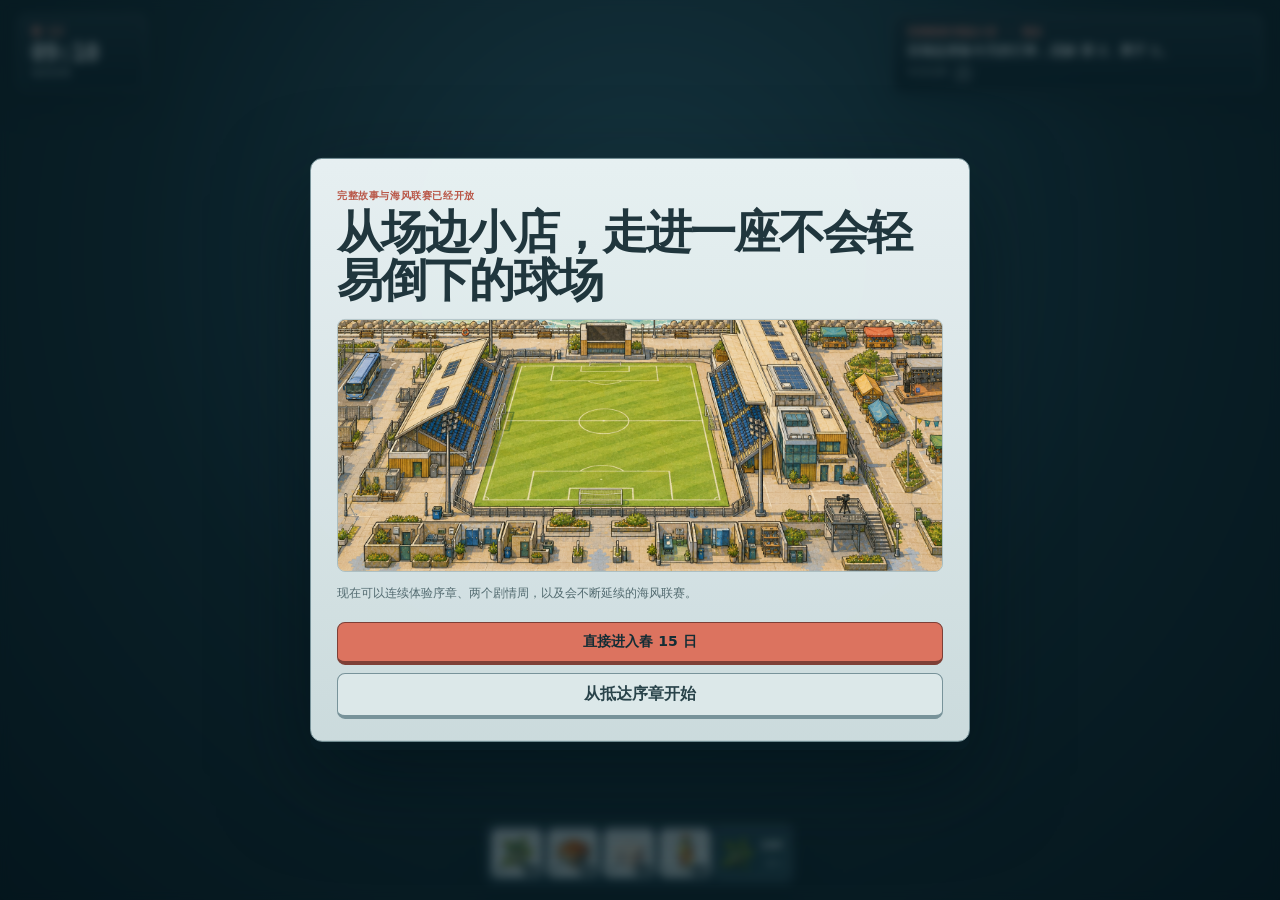
<file: prototypes/integrated-day/index.html>
<!doctype html>
<html lang="zh-CN">
<head>
  <meta charset="utf-8">
  <meta name="viewport" content="width=device-width, initial-scale=1, viewport-fit=cover">
  <meta name="color-scheme" content="dark">
  <meta name="theme-color" content="#14221b">
  <title>海风球场：安若童的联赛生活</title>
  <link rel="icon" href="data:,">
  <link rel="stylesheet" href="./styles.css?v=10">
</head>
<body>
  <main class="game" data-phase="morning">
    <section class="viewport" data-scene tabindex="0" aria-label="海风球场，可用方向键或 W A S D 移动">
      <div class="world-plane" data-world-plane>
        <img class="world-map" data-world-map src="./assets/seaside-club-handpainted-v4.png" alt="手绘儿童动画风格的海边社区足球场、俱乐部、看台与场边小店">
        <div class="light-layer" aria-hidden="true"></div>
        <div class="water-glint" aria-hidden="true"></div>
        <div class="wind-layer" aria-hidden="true"><i></i><i></i><i></i><i></i></div>
        <div class="construction-visuals" data-construction-visuals hidden aria-hidden="true"></div>

        <div class="repair-mark repair-net" data-repair-visual="net" hidden aria-hidden="true">
          <span class="item-sprite item-net"></span>
        </div>
        <div class="repair-mark repair-awning" data-repair-visual="awning" hidden aria-hidden="true">
          <span class="item-sprite item-awning"></span>
        </div>
        <div class="repair-mark repair-bleachers" data-repair-visual="bleachers" hidden aria-hidden="true">
          <span class="item-sprite item-planks"></span>
        </div>

        <div class="stadium-name-layer" data-stadium-sign data-sign="hidden" hidden aria-label="海风球场招牌">
          <span class="stadium-name-old">海风球场</span>
          <span class="stadium-name-cloth">澜岸体育</span>
        </div>

        <div class="morning-layer" data-morning-layer>
          <button class="world-target gather-target" data-object="tea-a" style="--x:28%;--y:85%" aria-label="入口花槽里的海岸茶草">
            <span class="target-ring"></span><span class="item-sprite item-tea"></span>
          </button>
          <button class="world-target gather-target" data-object="tea-b" style="--x:62%;--y:78%" aria-label="球场围网边的海岸茶草">
            <span class="target-ring"></span><span class="item-sprite item-tea"></span>
          </button>
          <button class="world-target gather-target" data-object="fruit-a" style="--x:82%;--y:32%" aria-label="小店旁刚送来的果子">
            <span class="target-ring"></span><span class="item-sprite item-fruit"></span>
          </button>
          <button class="world-target gather-target" data-object="fruit-b" style="--x:16%;--y:85%" aria-label="自行车架旁的果子">
            <span class="target-ring"></span><span class="item-sprite item-fruit"></span>
          </button>

          <button class="world-target npc-target" data-object="coach" style="--x:55%;--y:55%" aria-label="和郭教练说话">
            <span class="actor-shadow"></span>
            <span class="npc-sprite npc-guo"></span>
            <span class="world-name">郭教练</span>
          </button>

          <button class="world-target shop-target" data-object="shop" data-open-shop style="--x:73%;--y:31%" aria-label="走到场边小店">
            <span class="target-ring"></span>
            <span class="shop-sign" data-door-label>场边小店</span>
          </button>
        </div>

        <div class="world-content-layer" data-world-content aria-label="当前场地人物与出口"></div>

        <div class="shop-actors" data-shop-actors hidden aria-hidden="true">
          <div class="world-npc current-customer" style="--x:73%;--y:42%">
            <span class="actor-shadow"></span><span class="npc-sprite" data-customer-sprite></span>
          </div>
          <div class="world-npc queue-one" style="--x:68%;--y:43%">
            <span class="actor-shadow"></span><span class="npc-sprite npc-sumi"></span>
          </div>
          <div class="world-npc queue-two" style="--x:63%;--y:44%">
            <span class="actor-shadow"></span><span class="npc-sprite npc-qiaoqiao"></span>
          </div>
        </div>

        <div class="player-actor" data-player data-direction="down" data-frame="0" aria-label="安若童">
          <span class="actor-shadow"></span>
          <span class="player-sprite"></span>
        </div>

        <div class="speech-bubble" data-speech hidden>
          <strong data-speech-name></strong>
          <span data-speech-copy></span>
        </div>
      </div>

      <header class="hud-top" aria-label="今日状态">
        <div class="day-dial">
          <span data-date>春 12</span>
          <strong data-time>09:10</strong>
          <small data-weather>海风转晴</small>
        </div>
        <div class="objective-note">
          <span><b data-map-label>旧训练场与场边小店</b><i aria-hidden="true"></i><b data-phase-title>自由的上午</b></span>
          <strong data-current-goal>沿海边球场走走，准备下午开店的东西。</strong>
          <button class="notes-toggle" data-notes-toggle type="button">今日记录 <kbd>J</kbd></button>
        </div>
      </header>

      <div class="management-metrics" data-management-metrics hidden aria-label="本周经营状态">
        <span><small>现金</small><strong data-metric="cash">0</strong></span>
        <span><small>球场</small><strong data-metric="facility">48</strong></span>
        <span><small>凝聚</small><strong data-metric="cohesion">46</strong></span>
        <span><small>社区</small><strong data-metric="community">52</strong></span>
        <span><small>委员会</small><strong data-metric="governance">1/5</strong></span>
      </div>

      <aside class="weekly-care" data-weekly-care hidden aria-label="本周牵挂">
        <button class="care-card" data-care-open type="button">
          <span>本周牵挂</span>
          <strong data-care-title>小满的七号背心</strong>
          <small data-care-progress>周日前决定去留</small>
        </button>
        <button class="ledger-toggle" data-ledger-toggle type="button">查看账本</button>
      </aside>

      <aside class="season-docket" data-season-docket hidden aria-label="海风联赛本轮状态">
        <button data-season-board-open type="button">
          <span data-season-round-label>第 1 轮</span>
          <strong data-season-opponent>对阵港口工人队</strong>
          <small><b data-season-rank>第 1 名</b><i></i><b data-season-actions>行动 0 / 3</b></small>
          <small class="season-incident-line"><b data-season-incident-status>本轮事件待回应</b></small>
          <small class="season-outlook-line" data-match-outlook>
            <b data-outlook-deficit>开场不落后</b><i></i><b data-outlook-edge>实力领先 0.0</b><i></i><b data-outlook-construction>建设 0 级</b>
          </small>
          <small class="season-outlook-summary"><b data-outlook-summary>球场还没有摆出样子</b></small>
        </button>
      </aside>

      <aside class="field-notes" data-notes hidden aria-label="今日记录">
        <div class="notes-heading">
          <div><span>安若童</span><strong>今天不用赶时间</strong></div>
          <button data-notes-close type="button" aria-label="收起今日记录">收起</button>
        </div>
        <ol class="phase-track" aria-label="今天的阶段">
          <li data-phase-step="morning" class="active"><span>上午</span><strong>沿场走走</strong></li>
          <li data-phase-step="shop"><span>下午</span><strong>开一会儿店</strong></li>
          <li data-phase-step="evening"><span>傍晚</span><strong>留下一处变化</strong></li>
          <li data-phase-step="complete"><span>夜晚</span><strong>回屋休息</strong></li>
        </ol>
        <div class="relationship-note" data-optional-event>
          <span>场上的人</span>
          <strong data-relationship-status>还没有和郭教练说话</strong>
          <small>这件事可以留到明天。</small>
        </div>
        <ol class="journal-log" data-journal-log></ol>
        <div class="history-log" data-history-log hidden></div>
      </aside>

      <section class="counter-panel" data-shop hidden aria-label="场边小店柜台">
        <div class="customer-request">
          <span>下一位</span>
          <strong data-customer-name>林川</strong>
          <p data-order-copy>练完了，想喝一杯青草茶。</p>
        </div>
        <div class="recipe-strip">
          <button data-recipe="tea" type="button">
            <span class="item-sprite item-cup"></span><strong>青草茶</strong><small>茶 1 · 水 1</small>
          </button>
          <button data-recipe="fruit" type="button">
            <span class="item-sprite item-bottle"></span><strong>果子水</strong><small>果 1 · 水 1</small>
          </button>
          <button data-recipe="towel" type="button">
            <span class="item-sprite item-towel"></span><strong>干净毛巾</strong><small>布 1</small>
          </button>
        </div>
      </section>

      <section class="repair-panel" data-repairs hidden aria-label="选择场地修缮">
        <div class="repair-heading">
          <span>收店以后</span><strong>把今天挣到的钱留在场地里</strong>
        </div>
        <div class="repair-options">
          <button data-repair="net" type="button">
            <span class="item-sprite item-net"></span><strong>新球网</strong><small>24 元</small>
          </button>
          <button data-repair="awning" type="button">
            <span class="item-sprite item-awning"></span><strong>补遮雨棚</strong><small>18 元</small>
          </button>
          <button data-repair="bleachers" type="button">
            <span class="item-sprite item-planks"></span><strong>修旧看台</strong><small>28 元</small>
          </button>
        </div>
        <button class="save-money" data-save-money type="button">今天先存下</button>
        <button class="end-day" data-finish-day disabled type="button">回屋休息</button>
      </section>

      <section class="training-layer" data-training hidden aria-label="三脚射门训练">
        <div class="training-copy">
          <span>郭教练的三脚训练</span>
          <strong data-training-count>第 1 脚</strong>
          <small data-training-score>现在 0 分</small>
        </div>
        <div class="training-goal" aria-hidden="true">
          <i class="goal-target" data-training-target></i>
        </div>
        <button class="power-track" data-training-track type="button" aria-label="选择射门力度">
          <i data-training-zone></i><b data-training-pointer></b>
        </button>
        <button class="shoot-button" data-shoot type="button">射门 <kbd>E</kbd></button>
      </section>

      <section class="decision-panel" data-decision-panel hidden role="dialog" aria-modal="true" aria-label="本日经营决定">
        <div class="decision-heading">
          <span data-decision-kicker>今天的决定</span>
          <button data-decision-close type="button" aria-label="暂时收起决定">暂时收起</button>
        </div>
        <h2 data-decision-title></h2>
        <p data-decision-copy></p>
        <div class="ledger-preview" data-ledger-preview hidden></div>
        <div class="decision-options" data-decision-options></div>
      </section>

      <section class="story-scene" data-story-scene hidden role="dialog" aria-modal="true" aria-label="本周故事">
        <div class="story-portrait" data-story-portrait data-character="an" aria-hidden="true"></div>
        <div class="story-copy">
          <div class="story-heading">
            <span data-story-kicker>春 15 日</span>
            <button data-story-close type="button" aria-label="暂时收起故事">回到球场</button>
          </div>
          <strong class="story-speaker" data-story-speaker>安若童</strong>
          <div class="story-beats" data-story-beats></div>
          <div class="promise-picker" data-promise-picker hidden></div>
          <div class="story-options" data-story-options></div>
        </div>
        <figure class="story-prop" data-story-prop data-prop="notice">
          <div aria-hidden="true"></div>
          <figcaption data-story-prop-caption>一张没有名字的通知</figcaption>
        </figure>
      </section>

      <section class="episode-activity" data-episode-activity hidden role="dialog" aria-modal="true" aria-label="本周行动">
        <div class="activity-heading">
          <div><span data-activity-kicker>今天只做一件事</span><strong data-activity-title>陪小满加练</strong></div>
          <button data-activity-close type="button" aria-label="暂时离开行动">先离开</button>
        </div>
        <div class="activity-progress" data-activity-progress>0 / 3</div>
        <div class="activity-stage" data-activity-stage></div>
      </section>

      <section class="match-panel" data-match-panel hidden role="dialog" aria-modal="true" aria-label="主场比赛">
        <div class="match-scoreline">
          <span data-match-home>海风球场</span>
          <strong data-match-score>0 : 0</strong>
          <span data-match-opponent>客队</span>
        </div>
        <div class="match-moment">
          <small data-match-minute>第 18 分钟</small>
          <h2 data-match-title>对方第一次压上来了</h2>
          <p data-match-copy></p>
        </div>
        <div class="match-options" data-match-options></div>
      </section>

      <section class="season-conversation" data-season-conversation hidden role="dialog" aria-modal="true" aria-label="人物谈话">
        <div class="season-conversation-person">
          <span class="npc-sprite npc-guo" data-season-npc-sprite aria-hidden="true"></span>
          <div><span data-season-npc-role>球队的人</span><strong data-season-npc-name>郭教练</strong><small data-season-npc-bond>关系 0 / 5</small></div>
        </div>
        <button data-season-conversation-close type="button" aria-label="结束谈话">回到球场</button>
        <p data-season-npc-copy></p>
        <div class="season-memory" data-season-memory hidden>
          <div class="season-memory-copy">
            <span data-season-memory-source>回应刚刚的决定</span>
            <strong data-season-memory-choice>把半块场地画出来</strong>
            <small data-season-memory-status>不占本轮经营行动，关系 +1</small>
          </div>
          <button data-season-memory-talk type="button">把这件事谈清楚</button>
        </div>
        <div class="season-response-options" data-season-response-options></div>
      </section>

      <section class="season-event" data-season-event hidden role="dialog" aria-modal="true" aria-label="本轮球场事件">
        <div class="season-event-heading">
          <div>
            <span data-season-event-kicker>训练开始以前</span>
            <strong data-season-event-place>旧训练场</strong>
          </div>
          <button data-season-event-close type="button">回到球场</button>
        </div>
        <div class="season-event-person">
          <span class="npc-sprite npc-assistant" data-season-event-sprite aria-hidden="true"></span>
          <div><span data-season-event-speaker>小满带来的事</span><h2 data-season-event-title>谁先用半块场地</h2></div>
        </div>
        <div class="season-event-beats" data-season-event-beats></div>
        <div class="season-event-options" data-season-event-options></div>
        <div class="season-event-result" data-season-event-result hidden></div>
      </section>

      <section class="season-board" data-season-board hidden role="dialog" aria-modal="true" aria-label="海风联赛手册">
        <div class="season-board-heading">
          <div><span>海风联赛手册</span><strong data-season-board-title>第一赛季 · 第 1 轮</strong></div>
          <button data-season-board-close type="button">回到球场</button>
        </div>
        <div class="season-board-layout">
          <div>
            <h2>积分榜</h2>
            <div class="season-standings" data-season-standings></div>
          </div>
          <div>
            <h2>留下球场的四件事</h2>
            <div class="season-goals" data-season-goals></div>
            <h2>建设进度</h2>
            <div class="season-projects" data-season-projects></div>
            <h2 class="season-history-title">这赛季发生过的事</h2>
            <div class="season-history" data-season-history></div>
          </div>
        </div>
      </section>

      <section class="hearing-panel" data-hearing hidden role="dialog" aria-modal="true" aria-label="五把椅子的听证会">
        <div class="hearing-memory" aria-hidden="true"></div>
        <span>比赛结束以后</span>
        <h2>五把椅子，谁有资格坐下？</h2>
        <p data-hearing-copy>小满已经做出了自己的选择。现在要决定的是，以后谁能替球场作决定。</p>
        <div class="hearing-chairs" aria-label="五个决定球场未来的席位">
          <i>教练</i><i>队员</i><i>小店</i><i>社区</i><i>安若童</i>
        </div>
        <div class="hearing-options" data-hearing-options></div>
      </section>

      <button class="management-day-control" data-end-management-day hidden type="button">收好今天的决定</button>

      <div class="interaction-prompt" data-prompt>
        <kbd>WASD</kbd><span>走动</span><kbd>E</kbd><span>互动</span><small>也可以点击要去的地方</small>
      </div>

      <div class="hotbar" aria-label="随身物品">
        <div class="hotbar-slot"><span class="item-sprite item-tea"></span><small>茶</small><strong data-inventory="tea">0</strong></div>
        <div class="hotbar-slot"><span class="item-sprite item-fruit"></span><small>果</small><strong data-inventory="fruit">0</strong></div>
        <div class="hotbar-slot"><span class="item-sprite item-towel"></span><small>布</small><strong data-inventory="cloth">2</strong></div>
        <div class="hotbar-slot"><span class="item-sprite item-bottle"></span><small>水</small><strong data-inventory="water">4</strong></div>
        <div class="money-slot"><span class="item-sprite item-coins"></span><strong data-resource-value>100</strong><small data-resource-label>体力</small></div>
      </div>

      <div class="toast-host" data-toast-host aria-live="polite"></div>
      <p class="storage-warning" data-storage-warning hidden>浏览器阻止了本地存档，这次进度在关闭页面前仍可继续，但不会被保存</p>

      <div class="touch-controls" aria-label="移动控制">
        <button data-move="w" type="button" aria-label="向上">▲</button>
        <button data-move="a" type="button" aria-label="向左">◀</button>
        <button data-move="s" type="button" aria-label="向下">▼</button>
        <button data-move="d" type="button" aria-label="向右">▶</button>
      </div>
      <button class="touch-action" data-action type="button" aria-label="互动">E</button>

      <div class="summary-dim" data-summary-dim hidden></div>
      <section class="day-summary" data-summary hidden role="dialog" aria-modal="true" aria-label="一天结束">
        <span data-summary-date>春 12 · 晚间</span>
        <h1 data-summary-title>今天留下了痕迹</h1>
        <p data-summary-copy></p>
        <div class="summary-grid">
          <div><span data-summary-label="orders">接待</span><strong data-summary-orders>4 人</strong></div>
          <div><span data-summary-label="repair">场地</span><strong data-summary-repair>遮雨棚</strong></div>
          <div><span data-summary-label="money">余下</span><strong data-summary-money>20 元</strong></div>
          <div><span data-summary-label="person">认识</span><strong data-summary-person>留到明天</strong></div>
        </div>
        <button data-next-day type="button">去往春 13 日</button>
      </section>

      <section class="chapter-summary" data-chapter-summary hidden role="dialog" aria-modal="true" aria-label="三日记录">
        <span>海风球场 · 第一章</span>
        <h1>下周，你还会来吗？</h1>
        <p>三天前，大家以为安若童是来让球场关门的。现在，他们在友谊赛散场后给她留了一把小店钥匙。</p>
        <div class="chapter-history" data-chapter-history></div>
        <strong class="chapter-invitation">郭教练：下周训练还是九点。你要是来，就顺手把门打开。</strong>
        <div class="chapter-actions">
          <button data-begin-week type="button">进入第一个经营周</button>
          <button data-chapter-restart type="button">从抵达那天重新开始</button>
        </div>
      </section>

      <section class="week-summary" data-week-summary hidden role="dialog" aria-modal="true" aria-label="经营周结算">
        <span data-week-range>春 15 日至春 21 日</span>
        <h1 data-week-summary-title>球场撑过了第一周</h1>
        <p data-week-summary-copy></p>
        <div class="naming-reveal" data-naming-summary hidden>
          <span>蓝布落下以后</span>
          <strong data-final-stadium-name>海风球场</strong>
          <p data-final-authority>五把椅子保留最终决定权</p>
        </div>
        <div class="week-character" data-week-character>
          <div><span data-week-label="first">小满</span><strong data-week-xiaoman>还没有做出决定</strong></div>
          <div><span data-week-label="second">没来得及的事</span><strong data-week-missed>还没有留下遗憾</strong></div>
          <div><span data-week-label="third">沈峤</span><strong data-week-shen>仍在场外等待</strong></div>
          <div><span data-week-label="fourth">下周危机</span><strong data-week-next-crisis>球场的决定权仍未落定</strong></div>
        </div>
        <div class="week-score" data-week-score></div>
        <div class="week-metrics" data-week-metrics></div>
        <strong class="week-next">沈峤没有离开。他把一份新的债权文件交给了罗馆长。</strong>
        <div class="week-actions">
          <button data-begin-naming-week hidden type="button">进入第二个经营周</button>
          <button data-begin-season hidden type="button">进入海风联赛</button>
          <button data-week-walk type="button">继续在球场走走</button>
          <button data-week-restart type="button">从序章重新开始</button>
        </div>
      </section>

      <section class="season-summary" data-season-summary hidden role="dialog" aria-modal="true" aria-label="联赛本轮结算">
        <span data-season-summary-kicker>海风联赛 · 第 1 轮</span>
        <h1 data-season-summary-title>这场比赛留下了结果</h1>
        <p data-season-summary-copy></p>
        <div class="season-score-card">
          <strong data-season-summary-score>海风 0 : 0 港工</strong>
          <span data-season-summary-rank>当前第 1 名</span>
        </div>
        <div class="season-summary-event" data-season-summary-event></div>
        <div class="season-summary-grid" data-season-summary-grid></div>
        <div class="season-summary-actions">
          <button data-season-summary-board type="button">查看积分与目标</button>
          <button data-season-next type="button">进入下一轮</button>
        </div>
      </section>

      <section class="elite-panel" data-elite-panel hidden role="dialog" aria-modal="true" aria-label="精英邀请赛">
        <div class="elite-heading">
          <div>
            <span data-elite-kicker>东海岸精英邀请赛</span>
            <h1 data-elite-title>球场收到了一封正式邀请</h1>
          </div>
          <button data-elite-close type="button">回到球场</button>
        </div>
        <div class="elite-opponent-card">
          <span class="npc-sprite npc-qiaoqiao" aria-hidden="true"></span>
          <div>
            <small>本届对手</small>
            <strong data-elite-opponent>鹤岭青训联队</strong>
            <p data-elite-opponent-copy></p>
          </div>
        </div>
        <div data-elite-invitation>
          <p class="elite-qualification" data-elite-qualification></p>
          <div class="elite-preparations" data-elite-preparations></div>
          <button class="elite-skip" data-elite-skip type="button">本届不参加，进入下一赛季</button>
        </div>
        <div data-elite-match hidden>
          <div class="elite-scoreline">
            <span>海风队</span>
            <strong data-elite-score>0 : 2</strong>
            <span>鹤岭</span>
          </div>
          <div class="elite-moment">
            <small data-elite-minute>第 17 分钟</small>
            <h2 data-elite-moment-title>第一脚怎么交出去</h2>
            <p data-elite-moment-copy></p>
          </div>
          <div class="elite-choices" data-elite-choices></div>
        </div>
        <div class="elite-result" data-elite-result hidden>
          <span>这次结果会永久保留</span>
          <h2 data-elite-result-title>击败精英队</h2>
          <strong class="elite-final-score" data-elite-result-score>海风 2 : 1 鹤岭</strong>
          <p data-elite-result-copy></p>
          <div class="elite-rewards" data-elite-rewards></div>
          <button data-elite-next type="button">带着结果进入下一赛季</button>
        </div>
      </section>

      <section class="start-card" data-start-card hidden aria-label="海风球场存档">
        <span>完整故事与海风联赛已经开放</span>
        <h1>从场边小店，走进一座不会轻易倒下的球场</h1>
        <img class="start-preview" src="./assets/seabreeze-main-stadium-v1.png" alt="海边十一人足球主赛场、双侧看台和周末集市">
        <p data-save-summary></p>
        <div class="start-actions">
          <button data-direct-week type="button">直接进入春 15 日</button>
          <button data-continue type="button">继续存档</button>
          <button data-new-game type="button">从抵达序章开始</button>
        </div>
      </section>
    </section>
  </main>
  <script type="module" src="./game.js?v=9"></script>
</body>
</html>
</file>
<file: prototypes/integrated-day/styles.css>
:root {
  color-scheme: dark;
  --ink: #edf5f6;
  --ink-soft: #b9c9cc;
  --night: #132a31;
  --night-deep: #08181e;
  --moss: #274751;
  --moss-light: #72949c;
  --wood: #2d4a54;
  --wood-deep: #162d35;
  --paper: #dce8e9;
  --coral: #dc735f;
  --amber: #dc735f;
  --blue: #4f8fa9;
  --line: rgb(228 242 244 / 20%);
  --shadow: rgb(3 15 20 / 52%);
  --ease: cubic-bezier(.2, .8, .2, 1);
}

* { box-sizing: border-box; }
[hidden] { display: none !important; }

html,
body {
  margin: 0;
  width: 100%;
  min-height: 100%;
  overflow: hidden;
  background: var(--night-deep);
  color: var(--ink);
  font-family: "Avenir Next", "PingFang SC", "Microsoft YaHei", system-ui, sans-serif;
}

button { font: inherit; }

button:focus-visible,
.viewport:focus-visible {
  outline: 3px solid var(--amber);
  outline-offset: 3px;
}

kbd {
  min-width: 26px;
  padding: 3px 6px 2px;
  display: inline-flex;
  align-items: center;
  justify-content: center;
  border: 1px solid rgb(255 255 255 / 26%);
  border-bottom-width: 3px;
  border-radius: 5px;
  background: #243e47;
  color: var(--ink);
  font: 700 11px/1 ui-monospace, monospace;
}

.game,
.viewport {
  width: 100%;
  min-height: 100dvh;
}

.viewport {
  position: fixed;
  inset: 0;
  overflow: hidden;
  background:
    radial-gradient(circle at 50% 28%, #3a7182 0, #17323a 55%, #08181e 100%);
  isolation: isolate;
  touch-action: none;
}

.world-plane {
  position: absolute;
  left: 0;
  top: 0;
  z-index: 0;
  width: 100%;
  height: 100%;
  overflow: hidden;
  transform: translate3d(var(--camera-x, 0), var(--camera-y, 0), 0);
  transform-origin: 0 0;
  will-change: transform;
}

.world-map {
  position: absolute;
  inset: 0;
  width: 100%;
  height: 100%;
  object-fit: fill;
  image-rendering: auto;
  user-select: none;
  pointer-events: none;
}

.light-layer {
  position: absolute;
  inset: 0;
  z-index: 1;
  pointer-events: none;
  background:
    linear-gradient(122deg, rgb(222 247 250 / 12%), transparent 30%),
    radial-gradient(circle at 72% 10%, rgb(219 250 255 / 15%), transparent 25%),
    linear-gradient(to bottom, transparent 62%, rgb(9 33 41 / 12%));
  mix-blend-mode: screen;
}

.water-glint {
  position: absolute;
  z-index: 2;
  left: 0;
  top: 0;
  right: 0;
  bottom: auto;
  width: auto;
  height: 25%;
  pointer-events: none;
  opacity: .5;
  background: repeating-linear-gradient(
    177deg,
    transparent 0 29px,
    rgb(213 248 255 / 0%) 31px,
    rgb(213 248 255 / 48%) 33px,
    transparent 35px 61px
  );
  animation: water-drift 5.4s linear infinite;
}

.wind-layer {
  position: absolute;
  inset: 0;
  z-index: 7;
  overflow: hidden;
  pointer-events: none;
}

.wind-layer i {
  position: absolute;
  width: 16px;
  height: 2px;
  border-radius: 999px;
  background: #e8f7f7;
  opacity: .62;
  filter: drop-shadow(0 2px 1px rgb(0 0 0 / 20%));
  animation: leaf-cross 9s linear infinite;
}

.wind-layer i:nth-child(1) { left: 92%; top: 16%; animation-delay: -1s; }
.wind-layer i:nth-child(2) { left: 72%; top: 7%; animation-delay: -6s; animation-duration: 12s; }
.wind-layer i:nth-child(3) { left: 54%; top: 30%; animation-delay: -4s; animation-duration: 10s; }
.wind-layer i:nth-child(4) { left: 34%; top: 13%; animation-delay: -8s; animation-duration: 14s; }

.construction-visuals {
  position: absolute;
  inset: 0;
  z-index: 3;
  overflow: hidden;
  pointer-events: none;
}

.construction-visual {
  position: absolute;
  isolation: isolate;
  left: var(--construction-x);
  top: var(--construction-y);
  width: var(--construction-width);
  height: var(--construction-height);
  overflow: hidden;
  border: 2px solid rgb(26 67 79 / 72%);
  border-radius: 8px;
  background:
    repeating-linear-gradient(126deg, rgb(185 214 216 / 0%) 0 16px, rgb(236 228 192 / 34%) 17px 21px, rgb(185 214 216 / 0%) 22px 38px),
    rgb(53 105 119 / 70%);
  box-shadow:
    inset 0 0 0 2px rgb(225 236 226 / 18%),
    0 4px 0 rgb(8 35 43 / 24%);
  filter: saturate(.88);
  transition: opacity 420ms var(--ease), transform 420ms var(--ease);
}

.construction-visual::before,
.construction-visual::after {
  content: "";
  position: absolute;
  z-index: -1;
  pointer-events: none;
}

.construction-visual::before {
  inset: 7px;
  border: 2px dashed rgb(238 225 185 / 55%);
  border-radius: 5px;
}

.construction-visual::after {
  left: 10%;
  right: 10%;
  bottom: 15%;
  height: 3px;
  background: #d5c18d;
  box-shadow: 0 -18px 0 rgb(213 193 141 / 72%), 0 -36px 0 rgb(213 193 141 / 46%);
  transform: rotate(-2deg);
}

.construction-visual[data-level="1"] {
  background:
    repeating-linear-gradient(126deg, transparent 0 24px, rgb(232 219 180 / 28%) 25px 28px, transparent 29px 50px),
    rgb(53 105 119 / 46%);
}

.construction-visual[data-level="2"] {
  border-style: dashed;
  background: rgb(53 105 119 / 20%);
  box-shadow: inset 0 0 0 2px rgb(225 236 226 / 12%);
}

.construction-visual[data-level="2"]::before { inset: 56% 6px 6px; }
.construction-visual[data-level="2"]::after { bottom: 9%; box-shadow: none; }

.construction-visual.is-complete {
  overflow: visible;
  border-color: transparent;
  background: transparent;
  box-shadow: none;
  filter: none;
}

.construction-visual.is-complete::before {
  inset: auto 7% 7% 7%;
  height: 7px;
  border: 0;
  border-radius: 0;
  background: repeating-linear-gradient(90deg, #d86151 0 11px, #f0cf82 11px 22px, #3f8791 22px 33px);
  clip-path: polygon(0 0, 100% 0, 94% 100%, 86% 0, 76% 100%, 66% 0, 56% 100%, 46% 0, 36% 100%, 26% 0, 16% 100%, 6% 0);
  opacity: .9;
}

.construction-visual.is-complete::after { display: none; }

.construction-plaque {
  position: absolute;
  left: 50%;
  bottom: 8px;
  z-index: 2;
  min-width: 76px;
  padding: 5px 7px 4px;
  border: 1px solid rgb(232 224 193 / 74%);
  border-radius: 7px;
  background: rgb(24 66 77 / 92%);
  color: #edf5ed;
  box-shadow: 0 3px 0 rgb(7 32 39 / 26%);
  line-height: 1.05;
  text-align: center;
  white-space: nowrap;
  transform: translateX(-50%) rotate(-1deg);
}

.construction-plaque small,
.construction-plaque strong { display: block; }
.construction-plaque small { color: #bedadd; font-size: 7px; font-weight: 800; }
.construction-plaque strong { margin-top: 3px; font-size: 9px; }
.construction-visual.is-complete .construction-plaque { border-color: #9f493e; background: #c95f4d; }
.construction-visual.is-complete .construction-plaque small { color: #f9d9c4; }

.construction-stands { transform: rotate(-.8deg); }
.construction-clinic { transform: rotate(.6deg); }
.construction-academy { transform: rotate(-.5deg); }
.construction-market { transform: rotate(.7deg); }
.construction-lights { transform: rotate(-.6deg); }

.construction-visual.is-revealing { animation: construction-reveal 1.35s var(--ease) both; }

@keyframes construction-reveal {
  0% { opacity: .2; transform: translateY(8px) scale(.96); }
  45% { opacity: 1; transform: translateY(-3px) scale(1.015); }
  100% { opacity: 1; transform: translateY(0) scale(1); }
}

.morning-layer,
.shop-actors,
.world-content-layer {
  position: absolute;
  inset: 0;
  z-index: 4;
}

.world-content-layer { pointer-events: none; }
.world-content-layer .world-target { pointer-events: auto; }

.world-target,
.world-npc {
  position: absolute;
  left: var(--x);
  top: var(--y);
}

.world-target {
  z-index: 4;
  width: 62px;
  height: 66px;
  padding: 0;
  border: 0;
  background: transparent;
  color: var(--ink);
  cursor: pointer;
  transform: translate(-50%, -72%);
  -webkit-tap-highlight-color: transparent;
}

.world-target::after {
  content: "";
  position: absolute;
  left: 50%;
  bottom: 2px;
  width: 30px;
  height: 9px;
  border-radius: 50%;
  background: rgb(11 22 16 / 40%);
  filter: blur(2px);
  transform: translateX(-50%);
}

.target-ring {
  position: absolute;
  left: 50%;
  bottom: -2px;
  z-index: 0;
  width: 42px;
  height: 18px;
  border: 2px solid rgb(220 115 95 / 0%);
  border-radius: 50%;
  transform: translateX(-50%) scale(.76);
  transition: border-color 160ms ease, transform 160ms ease, background 160ms ease;
}

.world-target:hover .target-ring,
.world-target.nearby .target-ring,
.world-target:focus-visible .target-ring {
  border-color: rgb(220 115 95 / 92%);
  background: rgb(220 115 95 / 15%);
  transform: translateX(-50%) scale(1);
  animation: target-breathe 1.3s ease-in-out infinite;
}

.item-sprite {
  display: block;
  width: 48px;
  height: 48px;
  background: url("./assets/item-atlas-handpainted-v2.png") no-repeat;
  background-size: 300% 300%;
  image-rendering: auto;
  filter: drop-shadow(0 3px 2px rgb(7 14 10 / 30%));
}

.item-tea { background-position: 0 0; }
.item-fruit { background-position: 50% 0; }
.item-towel { background-position: 100% 0; }
.item-cup { background-position: 0 50%; }
.item-bottle { background-position: 50% 50%; }
.item-coins { background-position: 100% 50%; }
.item-net { background-position: 0 100%; }
.item-awning { background-position: 50% 100%; }
.item-planks { background-position: 100% 100%; }

.gather-target .item-sprite {
  position: absolute;
  left: 50%;
  top: 3px;
  z-index: 2;
  width: 52px;
  height: 52px;
  transform: translateX(-50%);
  transition: transform 160ms var(--ease), filter 160ms ease;
}

.gather-target:hover .item-sprite,
.gather-target.nearby .item-sprite {
  transform: translateX(-50%) translateY(-4px);
  filter: drop-shadow(0 6px 4px rgb(5 18 23 / 42%)) drop-shadow(0 0 7px rgb(220 115 95 / 48%));
}

.npc-target {
  width: 68px;
  height: 124px;
  transform: translate(-50%, -90%);
}

.npc-target::after { bottom: 0; }

.npc-sprite {
  position: absolute;
  left: 50%;
  bottom: 1px;
  z-index: 2;
  display: block;
  width: 44px;
  height: 124px;
  background: url("./assets/team-roster-handpainted-v2-aligned.png") no-repeat;
  background-size: 600% 100%;
  image-rendering: auto;
  filter: drop-shadow(0 3px 2px rgb(66 52 35 / 30%));
  transform: translateX(-50%);
}

.npc-guo { background-position: 0 0; }
.npc-linchuan { background-position: 20% 0; }
.npc-sumi { background-position: 40% 0; }
.npc-qiaoqiao { background-position: 60% 0; }
.npc-wenshu { background-position: 80% 0; }
.npc-assistant { background-position: 100% 0; }

.npc-shen {
  width: 48px;
  height: 124px;
  background: url("./assets/shen-qiao-handpainted-v1.png") center bottom / contain no-repeat;
}

.scheduled-npc { z-index: 6; }

.exit-target,
.mainline-target {
  width: 94px;
  height: 74px;
  transform: translate(-50%, -74%);
}

.exit-target::after,
.mainline-target::after { bottom: 0; }

.exit-target .target-ring,
.mainline-target .target-ring {
  bottom: 0;
  width: 66px;
  height: 24px;
}

.exit-marker,
.mainline-marker {
  position: absolute;
  left: 50%;
  bottom: 17px;
  z-index: 3;
  min-width: 54px;
  padding: 5px 8px 4px;
  border: 1px solid rgb(225 242 244 / 42%);
  border-radius: 8px;
  background: rgb(16 47 57 / 88%);
  color: #edf6f5;
  box-shadow: 0 3px 0 rgb(4 20 25 / 32%);
  font-size: 10px;
  font-weight: 800;
  line-height: 1;
  white-space: nowrap;
  transform: translateX(-50%);
}

.mainline-marker {
  border-color: #9d4b40;
  background: #c96253;
}

.free-action-target .mainline-marker {
  border-color: #236879;
  background: #2f7b8c;
}

.free-action-target .mainline-marker::before {
  content: "今天还来得及";
  display: block;
  margin-bottom: 3px;
  color: #bfe8e8;
  font-size: 7px;
  font-weight: 700;
}

.season-action .mainline-marker { border-color: #8e493e; background: #c95f4d; }
.season-project .mainline-marker { border-color: #275d6b; background: #34788a; }
.season-event-target .mainline-marker { border-color: #7a4d33; background: #f0d39a; color: #20363d; }
.season-match .mainline-marker { border-color: #775c2f; background: #d3a64f; color: #17313a; }
.season-world-target .mainline-marker::before {
  content: "本轮可安排";
  display: block;
  margin-bottom: 3px;
  color: rgb(239 249 249 / 78%);
  font-size: 7px;
}
.season-project[data-built="true"] .mainline-marker::before { content: "可以一起使用"; }
.season-project[data-visited="true"] .mainline-marker::before { content: "本轮已经来过"; }
.season-project[data-build-available="false"][data-built="false"] { display: none; }
.season-match .mainline-marker::before { content: "三项行动已完成"; color: #4e3d1e; }
.season-event-target .mainline-marker::before { content: "这轮发生了一件事"; color: #6d4936; }

.exit-target:hover .exit-marker,
.exit-target.nearby .exit-marker,
.mainline-target:hover .mainline-marker,
.mainline-target.nearby .mainline-marker { transform: translateX(-50%) translateY(-3px); }

.stadium-name-layer {
  position: absolute;
  z-index: 3;
  left: 44%;
  top: 10.4%;
  width: 224px;
  height: 96px;
  isolation: isolate;
  pointer-events: none;
  transform: translateX(-50%) rotate(-.45deg);
  filter: drop-shadow(0 6px 5px rgb(10 32 38 / 30%));
}

.stadium-name-old,
.stadium-name-cloth {
  position: absolute;
  inset: 0;
  display: grid;
  place-items: center;
  box-sizing: border-box;
  border: 0;
  border-radius: 0;
  background-position: center;
  background-repeat: no-repeat;
  background-size: contain;
  color: #f6ead0;
  font: 900 20px/1 "Avenir Next", "PingFang SC", sans-serif;
  letter-spacing: .16em;
  text-shadow: 0 2px 0 rgb(48 36 31 / 42%), 0 0 1px rgb(48 36 31 / 55%);
}

.stadium-name-old {
  padding-top: 16px;
  background-image: url("./assets/stadium-sign-frame-v2.png");
}

.stadium-name-cloth {
  inset: -2px -7px -5px;
  padding-top: 1px;
  background-image: url("./assets/stadium-sponsor-cloth-v2.png");
  color: #e8f2ef;
  letter-spacing: .14em;
  text-shadow: 0 2px 0 rgb(18 57 77 / 58%);
  transform: rotate(.7deg);
}

.stadium-name-layer[data-sign="old"] .stadium-name-cloth,
.stadium-name-layer[data-sign="community"] .stadium-name-cloth,
.stadium-name-layer[data-sign="delay"] .stadium-name-cloth { display: none; }
.stadium-name-layer[data-sign="co-name"] .stadium-name-old { color: transparent; }
.stadium-name-layer[data-sign="co-name"] .stadium-name-cloth {
  inset: 0;
  font-size: 16px;
  letter-spacing: .05em;
  transform: none;
}
.stadium-name-layer[data-sign="co-name"] .stadium-name-cloth::after { content: "· 海风球场"; }

@media (prefers-reduced-motion: no-preference) {
  .stadium-name-layer[data-sign="covered"] .stadium-name-cloth { animation: sponsor-cloth 2.6s ease-in-out infinite alternate; }
}

.actor-shadow {
  position: absolute;
  left: 50%;
  bottom: 0;
  z-index: 0;
  width: 34px;
  height: 10px;
  border-radius: 50%;
  background: rgb(6 14 9 / 40%);
  filter: blur(2px);
  transform: translateX(-50%);
}

.world-name {
  position: absolute;
  left: 50%;
  top: -17px;
  z-index: 4;
  padding: 4px 7px 3px;
  border: 1px solid rgb(228 242 244 / 20%);
  border-radius: 7px;
  background: rgb(15 39 48 / 88%);
  color: var(--ink);
  box-shadow: 0 3px 0 rgb(5 10 7 / 28%);
  font-size: 10px;
  font-weight: 700;
  line-height: 1;
  white-space: nowrap;
  opacity: .82;
  transform: translateX(-50%);
}

.npc-target.nearby .world-name,
.npc-target:hover .world-name { color: #ffb5a7; opacity: 1; }

.shop-target {
  width: 138px;
  height: 86px;
  transform: translate(-50%, -70%);
}

.shop-target::after { display: none; }

.shop-target .target-ring {
  bottom: 0;
  width: 76px;
  height: 24px;
}

.shop-sign {
  position: absolute;
  left: 50%;
  top: 3px;
  z-index: 3;
  padding: 5px 10px 4px;
  border: 1px solid #9b4e43;
  border-bottom-width: 3px;
  border-radius: 7px;
  background: #dc735f;
  color: #142d35;
  box-shadow: 0 4px 0 rgb(13 36 44 / 32%);
  font: 800 10px/1.1 "Avenir Next", "PingFang SC", sans-serif;
  white-space: nowrap;
  transform: translateX(-50%);
}

.shop-target.ready .shop-sign {
  background: #ef9584;
  animation: sign-ready 1.5s ease-in-out infinite;
}

.player-actor {
  position: absolute;
  left: 0;
  top: 0;
  z-index: 6;
  width: 74px;
  height: 96px;
  pointer-events: none;
  transform: translate3d(calc(var(--screen-x, 0px) - 50%), calc(var(--screen-y, 0px) - 96%), 0);
  will-change: transform;
}

.player-actor .actor-shadow { width: 36px; height: 10px; }

.player-sprite {
  position: absolute;
  left: 50%;
  bottom: 0;
  z-index: 2;
  display: block;
  width: 96px;
  height: 96px;
  background: url("./assets/an-ruotong-unified-v4-aligned.png") no-repeat;
  background-size: 400% 400%;
  image-rendering: auto;
  filter: drop-shadow(0 3px 2px rgb(66 52 35 / 28%));
  transform: translateX(-50%);
}

.player-actor[data-direction="down"] .player-sprite { --sprite-y: 0%; }
.player-actor[data-direction="left"] .player-sprite { --sprite-y: 33.333%; }
.player-actor[data-direction="right"] .player-sprite { --sprite-y: 66.667%; }
.player-actor[data-direction="up"] .player-sprite { --sprite-y: 100%; }
.player-actor[data-frame="0"] .player-sprite { background-position: 0 var(--sprite-y); }
.player-actor[data-frame="1"] .player-sprite { background-position: 33.333% var(--sprite-y); }
.player-actor[data-frame="2"] .player-sprite { background-position: 66.667% var(--sprite-y); }
.player-actor[data-frame="3"] .player-sprite { background-position: 100% var(--sprite-y); }

.player-actor.moving .actor-shadow {
  width: 31px;
  opacity: .82;
}

.shop-actors { pointer-events: none; }

.world-npc {
  z-index: 5;
  width: 48px;
  height: 124px;
  transform: translate(-50%, -93%);
}

.world-npc .npc-sprite { bottom: 1px; }
.queue-one { opacity: .9; }
.queue-two { opacity: .75; }

.speech-bubble {
  position: absolute;
  z-index: 9;
  width: max-content;
  max-width: 260px;
  padding: 9px 12px 10px;
  border: 2px solid #34535c;
  border-radius: 10px 10px 10px 3px;
  background: #e5eff0;
  color: #173038;
  box-shadow: 0 5px 0 rgb(13 36 44 / 24%);
  pointer-events: none;
  transform: translate(-8%, -118%);
  animation: bubble-in 180ms var(--ease) both;
}

.speech-bubble::after {
  content: "";
  position: absolute;
  left: 18px;
  bottom: -9px;
  width: 12px;
  height: 12px;
  border-right: 2px solid #34535c;
  border-bottom: 2px solid #34535c;
  background: #e5eff0;
  transform: rotate(45deg);
}

.speech-bubble strong,
.speech-bubble span { display: block; }
.speech-bubble strong { margin-bottom: 3px; color: #b95748; font-size: 11px; }
.speech-bubble span { font-size: 12px; line-height: 1.45; }

.hud-top {
  position: fixed;
  inset: max(14px, env(safe-area-inset-top)) 18px auto;
  z-index: 20;
  display: flex;
  align-items: flex-start;
  justify-content: space-between;
  gap: 16px;
  pointer-events: none;
}

.day-dial,
.objective-note {
  border: 1px solid rgb(222 239 242 / 25%);
  background:
    linear-gradient(rgb(255 255 255 / 7%), transparent),
    rgb(14 39 48 / 88%);
  box-shadow: 0 4px 0 rgb(6 22 28 / 32%), 0 15px 35px rgb(3 17 22 / 18%);
  -webkit-backdrop-filter: blur(12px) saturate(118%);
  backdrop-filter: blur(12px) saturate(118%);
}

.day-dial {
  width: 128px;
  padding: 9px 12px 10px;
  border-radius: 11px;
}

.day-dial span,
.day-dial strong,
.day-dial small { display: block; }
.day-dial span { color: #ff9f8e; font-size: 11px; font-weight: 800; letter-spacing: .08em; }
.day-dial strong { margin: 2px 0 1px; font: 800 24px/1 ui-monospace, monospace; letter-spacing: -.04em; }
.day-dial small { color: var(--ink-soft); font-size: 10px; }

.objective-note {
  width: min(370px, 52vw);
  min-height: 72px;
  padding: 10px 12px 9px 14px;
  border-radius: 11px;
  pointer-events: auto;
}

.objective-note > span,
.objective-note > strong { display: block; }
.objective-note > span { color: #ff9f8e; font-size: 10px; font-weight: 800; }
.objective-note > span b { font: inherit; }
.objective-note > span i {
  display: inline-block;
  width: 13px;
  height: 1px;
  margin: 0 6px 3px;
  background: rgb(255 159 142 / 55%);
}
.objective-note > strong { margin-top: 3px; font-size: 13px; line-height: 1.4; }

.notes-toggle {
  margin-top: 5px;
  padding: 0;
  border: 0;
  background: transparent;
  color: var(--ink-soft);
  cursor: pointer;
  font-size: 10px;
}

.notes-toggle:hover { color: var(--ink); }
.notes-toggle kbd { min-width: 20px; padding: 2px 4px 1px; margin-left: 3px; font-size: 9px; }

.field-notes {
  position: fixed;
  z-index: 24;
  right: 18px;
  top: 108px;
  width: min(328px, calc(100vw - 36px));
  max-height: calc(100dvh - 230px);
  padding: 14px;
  overflow: auto;
  border: 1px solid #78939a;
  border-radius: 11px;
  background:
    linear-gradient(rgb(234 244 245 / 96%), rgb(205 222 224 / 97%)),
    #dce8e9;
  color: #20363d;
  box-shadow: 0 6px 0 rgb(18 48 57 / 24%), 0 22px 50px rgb(3 17 22 / 38%);
  animation: notes-in 220ms var(--ease) both;
}

.field-notes::before {
  content: "";
  position: absolute;
  inset: 6px;
  border: 1px solid rgb(38 76 85 / 16%);
  border-radius: 7px;
  pointer-events: none;
}

.notes-heading {
  position: relative;
  z-index: 1;
  display: flex;
  align-items: flex-start;
  justify-content: space-between;
  gap: 12px;
}

.notes-heading span,
.notes-heading strong { display: block; }
.notes-heading span { color: #b95748; font-size: 10px; font-weight: 800; }
.notes-heading strong { margin-top: 2px; font-size: 15px; }
.notes-heading button { padding: 4px 7px; border: 1px solid #718c93; border-radius: 7px; background: transparent; color: #29434a; cursor: pointer; font-size: 10px; }

.phase-track {
  position: relative;
  z-index: 1;
  margin: 14px 0;
  padding: 0;
  display: grid;
  grid-template-columns: repeat(4, 1fr);
  list-style: none;
}

.phase-track li {
  padding: 8px 6px 7px;
  border-bottom: 2px solid rgb(37 75 84 / 20%);
  color: #647b80;
}

.phase-track li span,
.phase-track li strong { display: block; }
.phase-track li span { font-size: 8px; }
.phase-track li strong { margin-top: 2px; font-size: 9px; line-height: 1.2; }
.phase-track li.active { border-bottom-color: #c65f50; color: #263f46; }
.phase-track li.done { border-bottom-color: #4d8795; color: #426d77; }
.phase-track.week-track { grid-template-columns: repeat(7, 1fr); }
.phase-track.week-track li { padding-inline: 3px; }

.relationship-note {
  position: relative;
  z-index: 1;
  padding: 10px 11px;
  border-left: 3px solid #c65f50;
  background: rgb(255 255 255 / 22%);
}

.relationship-note span,
.relationship-note strong,
.relationship-note small { display: block; }
.relationship-note span { color: #b95748; font-size: 9px; font-weight: 800; }
.relationship-note strong { margin-top: 3px; font-size: 12px; }
.relationship-note small { margin-top: 2px; color: #657a7f; font-size: 9px; }
.relationship-note.complete { border-left-color: #4b8290; }

.history-log {
  position: relative;
  z-index: 1;
  margin-top: 12px;
  padding-top: 10px;
  border-top: 1px solid rgb(38 76 85 / 18%);
}

.history-log > span { color: #b95748; font-size: 9px; font-weight: 800; }
.history-log p { margin: 5px 0 0; color: #526a70; font-size: 10px; line-height: 1.45; }

.journal-log {
  position: relative;
  z-index: 1;
  margin: 13px 0 0;
  padding: 0;
  list-style: none;
}

.journal-log li {
  padding: 5px 0;
  color: #455f66;
  font-size: 10px;
  line-height: 1.45;
}

.journal-log time {
  margin-right: 7px;
  color: #b95748;
  font: 700 9px ui-monospace, monospace;
}

.counter-panel,
.repair-panel {
  position: fixed;
  z-index: 22;
  right: 18px;
  bottom: 90px;
  width: min(470px, calc(100vw - 36px));
  border: 1px solid rgb(221 239 242 / 25%);
  border-radius: 11px;
  background:
    linear-gradient(90deg, rgb(255 255 255 / 7%), transparent 45%),
    rgb(25 58 68 / 94%);
  box-shadow: inset 0 1px 0 rgb(255 255 255 / 10%), 0 6px 0 rgb(5 25 32 / 36%), 0 24px 50px rgb(3 17 22 / 32%);
  -webkit-backdrop-filter: blur(12px);
  backdrop-filter: blur(12px);
  animation: counter-in 240ms var(--ease) both;
}

.counter-panel { padding: 12px 12px 11px; }

.customer-request {
  min-height: 52px;
  padding: 8px 10px 7px;
  border: 1px solid rgb(226 241 243 / 14%);
  border-radius: 8px;
  background: rgb(7 30 38 / 36%);
}

.customer-request span { color: #ff9f8e; font-size: 9px; font-weight: 800; }
.customer-request strong { margin-left: 6px; font-size: 12px; }
.customer-request p { margin: 4px 0 0; color: #efe7d0; font-size: 11px; line-height: 1.35; }

.recipe-strip,
.repair-options {
  display: grid;
  grid-template-columns: repeat(3, 1fr);
  gap: 7px;
}

.recipe-strip { margin-top: 8px; }

.recipe-strip button,
.repair-options button {
  min-width: 0;
  padding: 7px 6px 6px;
  display: grid;
  grid-template-columns: 38px 1fr;
  grid-template-rows: auto auto;
  align-items: center;
  column-gap: 5px;
  border: 1px solid #78949b;
  border-bottom-width: 3px;
  border-radius: 8px;
  background: #cbdadc;
  color: #20363d;
  cursor: pointer;
  transition: transform 120ms ease, background 120ms ease;
}

.recipe-strip button:hover,
.repair-options button:hover:not(:disabled) {
  background: #e4eeee;
  transform: translateY(-2px);
}

.recipe-strip button:active,
.repair-options button:active:not(:disabled) { transform: translateY(1px); }
.recipe-strip .item-sprite,
.repair-options .item-sprite { grid-row: 1 / 3; width: 38px; height: 38px; }
.recipe-strip strong,
.repair-options strong { overflow: hidden; font-size: 10px; line-height: 1.15; text-overflow: ellipsis; white-space: nowrap; }
.recipe-strip small,
.repair-options small { color: #5b747a; font-size: 8px; white-space: nowrap; }

.repair-panel { padding: 12px; }
.repair-heading { display: flex; align-items: baseline; gap: 8px; margin: 0 2px 8px; }
.repair-heading span { color: #ff9f8e; font-size: 9px; font-weight: 800; }
.repair-heading strong { font-size: 11px; }
.repair-options button.selected { border-color: #dc735f; background: #efd0ca; box-shadow: 0 0 0 2px rgb(220 115 95 / 24%); }
.repair-options button:disabled:not(.selected) { opacity: .44; cursor: not-allowed; }

.save-money {
  width: 100%;
  margin-top: 8px;
  padding: 7px 10px;
  border: 1px solid #75939a;
  border-bottom-width: 3px;
  border-radius: 8px;
  background: #d5e2e3;
  color: #29434a;
  cursor: pointer;
  font-size: 10px;
  font-weight: 800;
}

.save-money:hover:not(:disabled) { background: #edf3f3; }
.save-money:disabled { opacity: .42; cursor: not-allowed; }

.end-day {
  width: 100%;
  margin-top: 8px;
  padding: 8px 10px;
  border: 1px solid #7e3f36;
  border-bottom-width: 3px;
  border-radius: 8px;
  background: #dc735f;
  color: #132d35;
  cursor: pointer;
  font-size: 11px;
  font-weight: 800;
}

.end-day:disabled { opacity: .42; cursor: not-allowed; }

.repair-mark {
  position: absolute;
  z-index: 3;
  width: 74px;
  height: 74px;
  border-radius: 50%;
  background: radial-gradient(circle, rgb(220 115 95 / 42%), transparent 68%);
  pointer-events: none;
  animation: repair-arrive 550ms var(--ease) both;
}

.repair-mark .item-sprite { width: 64px; height: 64px; }
.repair-net { left: 21%; top: 49%; }
.repair-awning { left: 73%; top: 27%; }
.repair-bleachers { left: 10%; top: 55%; }

.interaction-prompt {
  position: fixed;
  z-index: 19;
  left: 50%;
  bottom: 86px;
  min-height: 31px;
  padding: 5px 8px;
  display: flex;
  align-items: center;
  gap: 6px;
  border: 1px solid rgb(227 241 243 / 20%);
  border-radius: 9px;
  background: rgb(12 36 44 / 84%);
  box-shadow: 0 4px 0 rgb(3 17 22 / 28%);
  color: var(--ink-soft);
  -webkit-backdrop-filter: blur(6px);
  backdrop-filter: blur(6px);
  font-size: 10px;
  white-space: nowrap;
  transform: translateX(-50%);
}

.interaction-prompt.active { color: #ffb5a7; border-color: rgb(220 115 95 / 52%); }
.interaction-prompt small { margin-left: 2px; color: #a7bbbf; font-size: 9px; }

.hotbar {
  position: fixed;
  z-index: 20;
  left: 50%;
  bottom: max(14px, env(safe-area-inset-bottom));
  height: 64px;
  padding: 5px;
  display: flex;
  gap: 4px;
  border: 1px solid rgb(220 238 241 / 22%);
  border-radius: 11px;
  background: rgb(27 58 68 / 94%);
  box-shadow: inset 0 1px 0 rgb(255 255 255 / 9%), 0 5px 0 rgb(5 24 31 / 34%), 0 15px 36px rgb(3 17 22 / 24%);
  transform: translateX(-50%);
}

.hotbar-slot,
.money-slot {
  position: relative;
  width: 52px;
  height: 50px;
  border: 1px solid #79949b;
  border-radius: 7px;
  background: #c8d7d9;
  color: #20363d;
}

.hotbar-slot .item-sprite {
  position: absolute;
  left: 7px;
  top: 5px;
  width: 37px;
  height: 37px;
}

.hotbar-slot small {
  position: absolute;
  left: 4px;
  bottom: 2px;
  color: #526d73;
  font-size: 8px;
  font-weight: 800;
}

.hotbar-slot strong {
  position: absolute;
  right: 3px;
  bottom: 1px;
  min-width: 15px;
  padding: 1px 3px;
  border-radius: 3px;
  background: rgb(21 48 57 / 86%);
  color: #edf5f6;
  font: 800 9px ui-monospace, monospace;
  text-align: center;
}

.game[data-mode="management"] .hotbar-slot { display: none; }
.game[data-mode="management"] .money-slot { width: 88px; }

.money-slot {
  width: 74px;
  background: #254a55;
  color: var(--ink);
}

.money-slot .item-sprite { position: absolute; left: 3px; top: 6px; width: 37px; height: 37px; }
.money-slot strong { position: absolute; right: 6px; top: 9px; font: 800 12px ui-monospace, monospace; }
.money-slot small { position: absolute; right: 6px; bottom: 8px; color: #bfd0d3; font-size: 8px; }

.toast-host {
  position: fixed;
  z-index: 30;
  left: 20px;
  bottom: 24px;
  max-width: min(390px, calc(100vw - 40px));
  pointer-events: none;
}

.toast {
  padding: 9px 12px;
  border-left: 3px solid #dc735f;
  border-radius: 3px 9px 9px 3px;
  background: rgb(13 38 46 / 94%);
  color: var(--ink);
  box-shadow: 0 5px 0 rgb(4 9 6 / 30%), 0 14px 28px rgb(4 9 6 / 24%);
  font-size: 11px;
  line-height: 1.45;
  animation: toast-in 210ms var(--ease) both;
}

.storage-warning {
  position: fixed;
  z-index: 31;
  left: 20px;
  bottom: 24px;
  max-width: min(390px, calc(100vw - 40px));
  margin: 0;
  padding: 9px 12px;
  border-left: 3px solid #e0b15f;
  border-radius: 3px 9px 9px 3px;
  background: rgb(32 30 17 / 96%);
  color: #f4e4bb;
  box-shadow: 0 5px 0 rgb(4 9 6 / 30%), 0 14px 28px rgb(4 9 6 / 24%);
  font-size: 11px;
  line-height: 1.45;
  pointer-events: none;
  animation: toast-in 210ms var(--ease) both;
}

.touch-controls,
.touch-action { display: none; }

.training-layer {
  position: fixed;
  z-index: 26;
  left: 50%;
  bottom: 90px;
  width: min(480px, calc(100vw - 36px));
  padding: 13px;
  border: 1px solid rgb(222 239 242 / 28%);
  border-radius: 11px;
  background: rgb(18 49 59 / 95%);
  box-shadow: inset 0 1px 0 rgb(255 255 255 / 10%), 0 7px 0 rgb(5 24 31 / 34%), 0 24px 60px rgb(2 15 20 / 38%);
  transform: translateX(-50%);
  animation: training-in 240ms var(--ease) both;
}

.training-copy {
  display: grid;
  grid-template-columns: 1fr auto;
  align-items: baseline;
  gap: 2px 12px;
}

.training-copy span { grid-column: 1 / 3; color: #ff9f8e; font-size: 9px; font-weight: 800; }
.training-copy strong { font-size: 14px; }
.training-copy small { color: var(--ink-soft); font-size: 10px; }

.training-goal {
  position: relative;
  height: 54px;
  margin: 9px 0;
  overflow: hidden;
  border: 3px solid #e8efec;
  border-bottom: 0;
  border-radius: 5px 5px 0 0;
  background:
    linear-gradient(35deg, transparent 46%, rgb(229 239 237 / 20%) 48% 52%, transparent 54%) 0 0 / 24px 20px,
    linear-gradient(-35deg, transparent 46%, rgb(229 239 237 / 20%) 48% 52%, transparent 54%) 0 0 / 24px 20px,
    rgb(32 79 87 / 76%);
}

.goal-target {
  position: absolute;
  left: 50%;
  top: 50%;
  width: 26px;
  height: 26px;
  border: 3px solid #f4eee0;
  border-radius: 50%;
  box-shadow: 0 0 0 5px rgb(220 115 95 / 34%);
  transform: translate(-50%, -50%);
  transition: left 180ms var(--ease);
}

.power-track {
  position: relative;
  width: calc(100% - 106px);
  height: 28px;
  padding: 0;
  overflow: hidden;
  border: 1px solid #73939a;
  border-radius: 8px;
  background: #102f38;
  cursor: crosshair;
  vertical-align: middle;
}

.power-track i {
  position: absolute;
  left: 50%;
  top: 4px;
  width: 16%;
  height: 18px;
  border-radius: 5px;
  background: rgb(220 115 95 / 78%);
  transform: translateX(-50%);
}

.power-track b {
  position: absolute;
  left: 50%;
  top: 2px;
  width: 4px;
  height: 22px;
  border-radius: 3px;
  background: #f4eee0;
  box-shadow: 0 0 0 2px rgb(19 42 49 / 70%);
  transform: translateX(-50%);
}

.shoot-button {
  width: 96px;
  height: 30px;
  margin-left: 6px;
  border: 1px solid #813f35;
  border-bottom-width: 3px;
  border-radius: 8px;
  background: #dc735f;
  color: #132d35;
  cursor: pointer;
  font-size: 11px;
  font-weight: 900;
  vertical-align: middle;
}

.shoot-button kbd { min-width: 20px; padding: 2px 4px 1px; margin-left: 3px; font-size: 9px; }

.management-metrics {
  position: fixed;
  z-index: 20;
  left: 18px;
  top: 112px;
  width: min(440px, calc(100vw - 36px));
  padding: 7px 9px;
  display: grid;
  grid-template-columns: repeat(5, 1fr);
  border: 1px solid rgb(222 239 242 / 25%);
  border-radius: 12px;
  background: rgb(14 39 48 / 90%);
  box-shadow: 0 4px 0 rgb(6 22 28 / 32%), 0 15px 35px rgb(3 17 22 / 18%);
}

.management-metrics > span { min-width: 0; padding: 0 8px; border-right: 1px solid rgb(222 239 242 / 15%); }
.management-metrics > span:last-child { border-right: 0; }
.management-metrics small,
.management-metrics strong { display: block; }
.management-metrics small { color: #9eb4b8; font-size: 8px; }
.management-metrics strong { margin-top: 2px; color: #f0f5f3; font: 800 12px ui-monospace, monospace; }

.weekly-care {
  position: fixed;
  z-index: 21;
  left: 18px;
  top: 112px;
  width: min(306px, calc(100vw - 36px));
  display: grid;
  grid-template-columns: 1fr auto;
  align-items: stretch;
  gap: 7px;
}

.season-docket {
  position: fixed;
  z-index: 22;
  left: 18px;
  top: 112px;
  width: min(312px, calc(100vw - 36px));
}

.season-docket > button {
  width: 100%;
  padding: 10px 13px 11px;
  border: 1px solid rgb(228 242 244 / 38%);
  border-left: 4px solid #dc735f;
  border-radius: 10px;
  background: rgb(12 38 47 / 94%);
  color: var(--ink);
  box-shadow: 0 5px 0 rgb(6 22 28 / 32%), 0 18px 38px rgb(3 17 22 / 22%);
  cursor: pointer;
  text-align: left;
}

.season-docket span,
.season-docket strong,
.season-docket small { display: block; }
.season-docket span { color: #ffad9e; font-size: 8px; font-weight: 900; letter-spacing: .08em; }
.season-docket strong { margin: 3px 0 5px; font-size: 14px; }
.season-docket small { display: flex; align-items: center; gap: 7px; color: #b8cbce; font-size: 9px; }
.season-docket small i { width: 1px; height: 10px; background: rgb(228 242 244 / 22%); }
.season-docket small b { font-weight: 700; }
.season-docket .season-incident-line { margin-top: 6px; padding-top: 6px; border-top: 1px solid rgb(228 242 244 / 16%); color: #f0d39a; }
.season-docket [data-season-incident-status].complete { color: #9cc7ba; }
.season-docket .season-outlook-line { margin-top: 6px; padding-top: 6px; border-top: 1px solid rgb(228 242 244 / 16%); color: #9cc7ba; }
.season-docket .season-outlook-line.behind { color: #ffad9e; }
.season-docket .season-outlook-summary { margin-top: 3px; color: #b8cbce; font-size: 8px; line-height: 1.5; }
.season-docket .season-outlook-summary b { display: block; font-weight: 700; overflow-wrap: anywhere; }
.season-docket > button:hover { border-color: #dc735f; background: rgb(20 51 60 / 97%); }

.care-card,
.ledger-toggle {
  border: 1px solid rgb(228 242 244 / 35%);
  border-radius: 10px;
  background: rgb(14 39 48 / 92%);
  color: var(--ink);
  box-shadow: 0 4px 0 rgb(6 22 28 / 32%), 0 15px 35px rgb(3 17 22 / 18%);
  cursor: pointer;
}

.care-card {
  min-width: 0;
  padding: 9px 12px 10px;
  text-align: left;
}

.care-card span,
.care-card strong,
.care-card small { display: block; }
.care-card span { color: #ffad9e; font-size: 8px; font-weight: 900; letter-spacing: .08em; }
.care-card strong { margin: 2px 0; overflow: hidden; font-size: 13px; text-overflow: ellipsis; white-space: nowrap; }
.care-card small { color: #b8cbce; font-size: 9px; }
.care-card:hover,
.care-card:focus-visible { border-color: #dc735f; background: rgb(22 53 62 / 96%); }

.ledger-toggle {
  width: 58px;
  padding: 8px;
  color: #bdd0d3;
  font-size: 9px;
  font-weight: 800;
  line-height: 1.35;
}

.game[data-campaign="true"] .management-metrics { top: 185px; }

.story-scene {
  position: fixed;
  z-index: 47;
  left: 50%;
  top: 50%;
  width: min(960px, calc(100vw - 34px));
  max-height: calc(100dvh - 34px);
  padding: 17px;
  display: grid;
  grid-template-columns: 190px minmax(280px, 1fr) 220px;
  gap: 18px;
  overflow: auto;
  border: 1px solid #78939a;
  border-radius: 12px;
  background:
    linear-gradient(115deg, rgb(255 255 255 / 34%), transparent 38%),
    linear-gradient(#eaf2f2, #cddfe1);
  color: #20363d;
  box-shadow: 0 8px 0 rgb(12 39 47 / 28%), 0 35px 90px rgb(2 16 21 / 58%);
  transform: translate(-50%, -50%);
  animation: summary-in 320ms var(--ease) both;
}

.story-portrait {
  position: relative;
  min-height: 348px;
  overflow: hidden;
  border: 1px solid rgb(51 86 94 / 24%);
  border-radius: 10px;
  background:
    linear-gradient(to top, rgb(26 66 75 / 18%), transparent 45%),
    linear-gradient(154deg, #d4e8e9, #afced1);
}

.story-portrait::before {
  content: "";
  position: absolute;
  inset: 12px 0 0;
  background-repeat: no-repeat;
  filter: drop-shadow(0 7px 2px rgb(30 58 63 / 18%));
}

.story-portrait[data-character="an"]::before {
  inset: auto 0 30px;
  height: 190px;
  background-image: url("./assets/an-ruotong-unified-v4-aligned.png");
  background-position: 0 0;
  background-size: 400% 400%;
}

.story-portrait[data-character="guo"]::before,
.story-portrait[data-character="lin"]::before,
.story-portrait[data-character="xu"]::before,
.story-portrait[data-character="xiaoman"]::before {
  background-image: url("./assets/team-roster-handpainted-v2-aligned.png");
  background-size: 600% 100%;
}
.story-portrait[data-character="guo"]::before { background-position: 0 0; }
.story-portrait[data-character="lin"]::before { background-position: 20% 0; }
.story-portrait[data-character="xu"]::before { background-position: 40% 0; }
.story-portrait[data-character="xiaoman"]::before { background-position: 100% 0; }
.story-portrait[data-character="shen"]::before {
  background: url("./assets/shen-qiao-handpainted-v1.png") center bottom / contain no-repeat;
}

.story-copy { min-width: 0; padding: 5px 0; }
.story-heading { display: flex; align-items: center; justify-content: space-between; gap: 12px; }
.story-heading > span { color: #b95748; font-size: 9px; font-weight: 900; letter-spacing: .06em; }
.story-heading > button,
.activity-heading > button {
  padding: 5px 8px;
  border: 1px solid #78939a;
  border-radius: 7px;
  background: transparent;
  color: #36535b;
  cursor: pointer;
  font-size: 9px;
}
.story-speaker { display: block; margin: 25px 0 8px; color: #b95748; font-size: 10px; }
.story-beats { min-height: 116px; }
.story-beats p { margin: 0 0 11px; font-size: clamp(15px, 1.7vw, 19px); font-weight: 650; line-height: 1.65; }
.story-beats small { display: block; color: #617a80; font-size: 10px; line-height: 1.6; }
.story-options,
.promise-picker { margin-top: 17px; display: grid; gap: 7px; }
.story-options button,
.promise-picker button {
  width: 100%;
  padding: 10px 12px;
  border: 1px solid #80989e;
  border-bottom-width: 3px;
  border-radius: 9px;
  background: rgb(255 255 255 / 42%);
  color: #20363d;
  cursor: pointer;
  text-align: left;
}
.story-options button:hover,
.promise-picker button:hover { border-color: #b95748; background: rgb(255 255 255 / 75%); }
.story-options strong,
.story-options small,
.promise-picker strong,
.promise-picker small { display: block; }
.story-options small,
.promise-picker small { margin-top: 3px; color: #5d7479; font-size: 9px; line-height: 1.4; }
.promise-picker button[aria-pressed="true"] { border-color: #9d4b40; background: #f0c8c0; }

.story-prop { margin: 0; align-self: start; }
.story-prop > div,
.hearing-memory {
  width: 100%;
  aspect-ratio: 1.05 / 1;
  border: 1px solid rgb(51 86 94 / 24%);
  border-radius: 9px;
  background: url("./assets/episode-memory-strip-v1.png") 0 center / 400% 100% no-repeat;
  box-shadow: 0 5px 14px rgb(31 64 70 / 16%);
}
.story-prop[data-prop="notice"] > div { background-position: 0 center; }
.story-prop[data-prop="bib"] > div { background-position: 33.333% center; }
.story-prop[data-prop="card"] > div { background-position: 66.667% center; }
.story-prop[data-prop="chairs"] > div { background-position: 100% center; }
.story-prop[data-prop="covered-sign"] > div,
.story-prop[data-prop="contract"] > div,
.story-prop[data-prop="ballots"] > div,
.story-prop[data-prop="rescue-box"] > div,
.story-prop[data-prop="plaque"] > div,
.story-prop[data-prop="half-photo"] > div,
.story-prop[data-prop="old-sign"] > div,
.story-prop[data-prop="final-sign"] > div {
  aspect-ratio: 3 / 4;
  background-image: url("./assets/naming-rights-memory-strip-v1.png");
  background-size: 400% 200%;
}
.story-prop[data-prop="covered-sign"] > div { background-position: 0 0; }
.story-prop[data-prop="contract"] > div { background-position: 33.333% 0; }
.story-prop[data-prop="ballots"] > div { background-position: 66.667% 0; }
.story-prop[data-prop="rescue-box"] > div { background-position: 100% 0; }
.story-prop[data-prop="plaque"] > div { background-position: 0 100%; }
.story-prop[data-prop="half-photo"] > div { background-position: 33.333% 100%; }
.story-prop[data-prop="old-sign"] > div { background-position: 66.667% 100%; }
.story-prop[data-prop="final-sign"] > div { background-position: 100% 100%; }
.story-prop figcaption { margin-top: 7px; color: #61777c; font-size: 9px; line-height: 1.45; text-align: center; }

.episode-activity {
  position: fixed;
  z-index: 47;
  left: 50%;
  top: 50%;
  width: min(720px, calc(100vw - 34px));
  max-height: calc(100dvh - 34px);
  padding: 20px;
  overflow: auto;
  border: 1px solid #749199;
  border-radius: 12px;
  background: linear-gradient(rgb(18 51 61 / 98%), rgb(9 32 40 / 99%));
  color: #eef5f3;
  box-shadow: 0 8px 0 rgb(4 22 28 / 36%), 0 35px 90px rgb(2 16 21 / 62%);
  transform: translate(-50%, -50%);
  animation: summary-in 300ms var(--ease) both;
}
.activity-heading { display: flex; align-items: center; justify-content: space-between; gap: 14px; }
.activity-heading span,
.activity-heading strong { display: block; }
.activity-heading span { color: #ffad9e; font-size: 9px; font-weight: 900; }
.activity-heading strong { margin-top: 3px; font-size: 20px; }
.activity-heading > button { border-color: rgb(224 241 243 / 28%); color: #c4d5d7; }
.activity-progress { margin: 18px 0 9px; color: #ffad9e; font: 900 13px ui-monospace, monospace; }
.activity-stage { min-height: 220px; padding: 17px; border: 1px solid rgb(224 241 243 / 18%); border-radius: 10px; background: rgb(224 241 243 / 7%); }
.activity-stage h3 { margin: 0 0 7px; font-size: 18px; }
.activity-stage p { margin: 0 0 14px; color: #bfd0d3; font-size: 11px; line-height: 1.6; }
.activity-stage button {
  padding: 10px 12px;
  border: 1px solid rgb(224 241 243 / 28%);
  border-bottom-width: 3px;
  border-radius: 9px;
  background: rgb(232 242 242 / 9%);
  color: #eef5f3;
  cursor: pointer;
}
.activity-stage button:hover { border-color: #dc735f; background: rgb(232 242 242 / 15%); }
.activity-choices { display: grid; grid-template-columns: repeat(3, 1fr); gap: 8px; }
.pass-targets { display: grid; grid-template-columns: repeat(3, 1fr); gap: 8px; }
.pass-targets button { min-height: 88px; text-align: center; }
.pass-targets button::before { content: "⚽"; display: block; margin-bottom: 6px; font-size: 26px; }
.archive-clues { display: grid; gap: 8px; }
.archive-clues button { text-align: left; }

.hearing-panel {
  position: fixed;
  z-index: 49;
  left: 50%;
  top: 50%;
  width: min(680px, calc(100vw - 34px));
  max-height: calc(100dvh - 34px);
  padding: 23px 24px 21px 236px;
  overflow: auto;
  border: 1px solid #78939a;
  border-radius: 12px;
  background: linear-gradient(#e9f1f1, #cadcde);
  color: #20363d;
  box-shadow: 0 8px 0 rgb(12 39 47 / 28%), 0 35px 90px rgb(2 16 21 / 60%);
  transform: translate(-50%, -50%);
  animation: summary-in 340ms var(--ease) both;
}
.hearing-memory { position: absolute; left: 22px; top: 22px; width: 190px; background-position: 100% center; }
.hearing-panel > span { color: #b95748; font-size: 9px; font-weight: 900; }
.hearing-panel h2 { margin: 6px 0 8px; font-size: clamp(24px, 4vw, 36px); line-height: 1.08; letter-spacing: -.035em; }
.hearing-panel > p { margin: 0; color: #526a70; font-size: 11px; line-height: 1.6; }
.hearing-chairs { margin: 16px 0; display: grid; grid-template-columns: repeat(5, 1fr); gap: 5px; }
.hearing-chairs i { padding: 7px 3px; border: 1px solid rgb(51 86 94 / 22%); border-radius: 6px; background: rgb(255 255 255 / 34%); font-size: 8px; font-style: normal; text-align: center; }
.hearing-options { display: grid; gap: 7px; }
.hearing-options button { padding: 10px; border: 1px solid #80989e; border-bottom-width: 3px; border-radius: 8px; background: rgb(255 255 255 / 42%); color: #20363d; cursor: pointer; text-align: left; }
.hearing-options strong,
.hearing-options small { display: block; }
.hearing-options small { margin-top: 3px; color: #5d7479; font-size: 9px; line-height: 1.45; }
.hearing-options button:hover { border-color: #b95748; background: rgb(255 255 255 / 76%); }

.decision-panel,
.match-panel {
  position: fixed;
  z-index: 45;
  left: 50%;
  top: 50%;
  width: min(590px, calc(100vw - 34px));
  max-height: calc(100dvh - 34px);
  padding: 22px;
  overflow: auto;
  border: 1px solid #78939a;
  border-radius: 12px;
  background: linear-gradient(rgb(235 244 245 / 99%), rgb(207 223 225 / 99%));
  color: #20363d;
  box-shadow: 0 8px 0 rgb(12 39 47 / 28%), 0 35px 90px rgb(2 16 21 / 52%);
  transform: translate(-50%, -50%);
  animation: summary-in 320ms var(--ease) both;
}

.decision-heading { display: flex; align-items: center; justify-content: space-between; gap: 16px; }
.decision-heading > span { color: #b95748; font-size: 10px; font-weight: 800; }
.decision-heading > button {
  padding: 5px 8px;
  border: 1px solid #78939a;
  border-radius: 8px;
  background: transparent;
  color: #36535b;
  cursor: pointer;
  font-size: 10px;
}
.decision-panel h2,
.match-panel h2 { margin: 7px 0 8px; font-size: clamp(23px, 4vw, 34px); line-height: 1.08; letter-spacing: -.035em; }
.decision-panel > p,
.match-moment > p { margin: 0; color: #526a70; font-size: 12px; line-height: 1.6; }

.ledger-preview { margin: 16px 0 8px; padding: 10px 12px; border-left: 3px solid #c65f50; background: rgb(255 255 255 / 30%); }
.ledger-preview div { display: flex; justify-content: space-between; gap: 16px; padding: 4px 0; font-size: 11px; }
.ledger-preview strong { font-family: ui-monospace, monospace; }

.decision-options,
.match-options { margin-top: 17px; display: grid; gap: 8px; }
.decision-options button,
.match-options button {
  width: 100%;
  min-height: 54px;
  padding: 10px 12px;
  display: grid;
  grid-template-columns: minmax(110px, .7fr) 1.3fr;
  align-items: center;
  gap: 16px;
  border: 1px solid #80989e;
  border-bottom-width: 3px;
  border-radius: 10px;
  background: rgb(246 249 248 / 58%);
  color: #20363d;
  cursor: pointer;
  text-align: left;
  transition: transform 150ms var(--ease), border-color 150ms ease, background 150ms ease;
}
.decision-options button:hover,
.decision-options button:focus-visible,
.match-options button:hover,
.match-options button:focus-visible { border-color: #b95748; background: rgb(255 255 255 / 82%); outline: 0; }
.decision-options button:active,
.match-options button:active { transform: translateY(1px) scale(.99); }
.decision-options button:disabled,
.match-options button:disabled { opacity: .48; cursor: not-allowed; }
.decision-options strong,
.decision-options small,
.match-options strong,
.match-options small { display: block; }
.decision-options strong,
.match-options strong { font-size: 13px; }
.decision-options small,
.match-options small { color: #526a70; font-size: 10px; line-height: 1.45; }

.match-panel { background: linear-gradient(rgb(19 53 63 / 99%), rgb(11 35 43 / 99%)); color: #eef5f3; }
.match-scoreline { padding-bottom: 13px; display: grid; grid-template-columns: 1fr auto 1fr; align-items: center; gap: 14px; border-bottom: 1px solid rgb(222 239 242 / 18%); }
.match-scoreline span { color: #bfd0d3; font-size: 11px; font-weight: 800; }
.match-scoreline span:last-child { text-align: right; }
.match-scoreline strong { color: #ffb5a7; font: 900 26px ui-monospace, monospace; }
.match-moment { padding: 18px 0 2px; }
.match-moment small { color: #ff9f8e; font-size: 10px; font-weight: 800; }
.match-moment > p { color: #bfd0d3; }
.match-options button { border-color: rgb(222 239 242 / 26%); background: rgb(232 242 242 / 8%); color: #eef5f3; }
.match-options button small { color: #b7c9cc; }
.match-options button:hover,
.match-options button:focus-visible { border-color: #dc735f; background: rgb(232 242 242 / 14%); }

.management-day-control {
  position: fixed;
  z-index: 24;
  right: 18px;
  bottom: 92px;
  min-width: 176px;
  padding: 10px 14px;
  border: 1px solid #7e3f36;
  border-bottom-width: 4px;
  border-radius: 10px;
  background: #dc735f;
  color: #132d35;
  box-shadow: 0 7px 20px rgb(3 17 22 / 28%);
  cursor: pointer;
  font-weight: 900;
}
.management-day-control:active { transform: translateY(1px); }

.season-conversation,
.season-event,
.season-board,
.season-summary,
.elite-panel {
  position: fixed;
  z-index: 52;
  left: 50%;
  top: 50%;
  max-height: calc(100dvh - 34px);
  overflow: auto;
  border: 1px solid #78939a;
  border-radius: 12px;
  background: #dce8e9;
  color: #20363d;
  box-shadow: 0 8px 0 rgb(12 39 47 / 28%), 0 35px 90px rgb(2 16 21 / 58%);
  transform: translate(-50%, -50%);
  animation: summary-in 320ms var(--ease) both;
}

.season-conversation { width: min(610px, calc(100vw - 34px)); padding: 22px; }
.season-conversation-person { display: flex; align-items: center; gap: 14px; padding-right: 90px; }
.season-conversation-person > .npc-sprite { position: relative; left: auto; bottom: auto; flex: 0 0 48px; transform: none; }
.season-conversation-person div span,
.season-conversation-person div strong,
.season-conversation-person div small { display: block; }
.season-conversation-person div span { color: #b95748; font-size: 9px; font-weight: 900; }
.season-conversation-person div strong { margin: 3px 0; font-size: 24px; }
.season-conversation-person div small { color: #5d7479; font-size: 10px; }
.season-conversation > button,
.season-board-heading > button {
  position: absolute;
  right: 18px;
  top: 18px;
  padding: 6px 9px;
  border: 1px solid #78939a;
  border-radius: 7px;
  background: transparent;
  color: #36535b;
  cursor: pointer;
  font-size: 9px;
}
.season-conversation > p { margin: 13px 0 16px; padding: 13px 14px; border-left: 3px solid #c95f4d; background: rgb(255 255 255 / 36%); font-size: 14px; line-height: 1.7; }
.season-memory {
  margin: -5px 0 14px;
  padding: 11px 12px;
  display: grid;
  grid-template-columns: minmax(0, 1fr) auto;
  align-items: center;
  gap: 14px;
  border: 1px solid #b96a59;
  border-radius: 9px;
  background: #f1ded4;
  box-shadow: inset 0 1px 0 rgb(255 255 255 / 58%);
}
.season-memory-copy span,
.season-memory-copy strong,
.season-memory-copy small { display: block; }
.season-memory-copy span { color: #a54c3f; font-size: 9px; font-weight: 900; }
.season-memory-copy strong { margin: 3px 0; color: #243c42; font-size: 12px; }
.season-memory-copy small { color: #5b6e70; font-size: 9px; line-height: 1.5; }
.season-memory > button {
  min-width: 118px;
  padding: 9px 11px;
  border: 1px solid #7e3f36;
  border-bottom-width: 3px;
  border-radius: 8px;
  background: #ca6956;
  color: #142f36;
  cursor: pointer;
  font-size: 10px;
  font-weight: 900;
  white-space: nowrap;
}
.season-memory > button:hover,
.season-memory > button:focus-visible { background: #dc7965; outline: 2px solid #f8ede5; outline-offset: 2px; }
.season-memory > button:active { transform: translateY(1px); }
.season-memory > button:disabled {
  border-color: #829498;
  background: #c5d1d1;
  color: #586d72;
  cursor: default;
  transform: none;
}
.season-response-options { display: grid; gap: 8px; }
.season-response-options button {
  padding: 11px 13px;
  display: grid;
  grid-template-columns: minmax(150px, .8fr) 1.2fr;
  gap: 14px;
  border: 1px solid #80989e;
  border-bottom-width: 3px;
  border-radius: 9px;
  background: rgb(255 255 255 / 42%);
  color: #20363d;
  cursor: pointer;
  text-align: left;
}
.season-response-options button:hover { border-color: #b95748; background: rgb(255 255 255 / 78%); }
.season-response-options strong,
.season-response-options small { display: block; }
.season-response-options small { color: #5d7479; font-size: 9px; line-height: 1.5; }
.season-talked-note { margin: 0; padding: 13px; border: 1px solid rgb(38 76 85 / 18%); border-radius: 8px; color: #526a70; font-size: 11px; }

.season-event { width: min(720px, calc(100vw - 34px)); padding: 22px 24px 24px; }
.season-event-heading { display: flex; align-items: flex-start; justify-content: space-between; gap: 16px; }
.season-event-heading span,
.season-event-heading strong { display: block; }
.season-event-heading span { color: #b95748; font-size: 9px; font-weight: 900; }
.season-event-heading strong { margin-top: 3px; color: #597278; font-size: 10px; }
.season-event-heading button {
  flex: 0 0 auto;
  padding: 6px 9px;
  border: 1px solid #78939a;
  border-radius: 7px;
  background: transparent;
  color: #36535b;
  cursor: pointer;
  font-size: 9px;
}
.season-event-person { margin: 10px 0 8px; display: grid; grid-template-columns: 62px 1fr; align-items: end; gap: 14px; }
.season-event-person > .npc-sprite { position: relative; left: auto; bottom: auto; width: 48px; height: 112px; transform: none; }
.season-event-person div { align-self: center; }
.season-event-person div > span { color: #647a80; font-size: 9px; font-weight: 800; }
.season-event-person h2 { margin: 3px 0 0; font-size: clamp(25px, 5vw, 40px); line-height: 1.05; letter-spacing: -.04em; }
.season-event-beats { padding: 11px 14px; border-left: 3px solid #c95f4d; background: rgb(255 255 255 / 36%); }
.season-event-beats p { margin: 0; color: #38545b; font-size: 12px; line-height: 1.65; }
.season-event-beats p + p { margin-top: 5px; }
.season-event-options { margin-top: 12px; display: grid; gap: 8px; }
.season-event-options button {
  min-width: 0;
  padding: 11px 13px;
  display: grid;
  grid-template-columns: minmax(150px, .75fr) 1.25fr;
  gap: 3px 14px;
  border: 1px solid #80989e;
  border-bottom-width: 3px;
  border-radius: 9px;
  background: rgb(255 255 255 / 42%);
  color: #20363d;
  cursor: pointer;
  text-align: left;
  transition: transform 130ms var(--ease), background 130ms ease, border-color 130ms ease;
}
.season-event-options button:hover { border-color: #b95748; background: rgb(255 255 255 / 78%); transform: translateY(-1px); }
.season-event-options button:active { transform: translateY(1px); }
.season-event-options strong { grid-row: 1 / 3; align-self: center; font-size: 12px; }
.season-event-options span { color: #456168; font-size: 10px; line-height: 1.45; }
.season-event-options small { color: #9a4c40; font-size: 8px; line-height: 1.45; }
.season-event-result { margin-top: 12px; padding: 15px 16px; border: 1px solid #6f9287; border-radius: 9px; background: #c9dfd6; }
.season-event-result span,
.season-event-result strong,
.season-event-result small { display: block; }
.season-event-result span { color: #4c7065; font-size: 8px; font-weight: 900; }
.season-event-result strong { margin-top: 3px; font-size: 17px; }
.season-event-result p { margin: 8px 0; color: #36554d; font-size: 11px; line-height: 1.6; }
.season-event-result small { color: #52756b; font-size: 8px; }

.season-board { width: min(920px, calc(100vw - 34px)); padding: 23px; }
.season-board-heading { position: relative; padding-right: 100px; }
.season-board-heading span,
.season-board-heading strong { display: block; }
.season-board-heading span { color: #b95748; font-size: 9px; font-weight: 900; letter-spacing: .08em; }
.season-board-heading strong { margin-top: 4px; font-size: clamp(24px, 4vw, 38px); letter-spacing: -.04em; }
.season-board-heading > button { top: 0; right: 0; }
.season-board-layout { margin-top: 20px; display: grid; grid-template-columns: 1.1fr .9fr; gap: 20px; }
.season-board-layout h2 { margin: 0 0 8px; color: #526a70; font-size: 10px; letter-spacing: .08em; }
.season-standing-row { min-height: 34px; padding: 7px 9px; display: grid; grid-template-columns: 24px 1fr 28px 58px 48px; align-items: center; gap: 6px; border-bottom: 1px solid rgb(38 76 85 / 13%); font-size: 10px; }
.season-standing-row.is-player { border-radius: 7px; background: #c95f4d; color: #fff; }
.season-standing-row b { font: 900 12px ui-monospace, monospace; }
.season-standing-row em { font-style: normal; font-weight: 900; text-align: right; }
.season-goals { display: grid; grid-template-columns: 1fr 1fr; gap: 7px; }
.season-goal { padding: 9px; border: 1px solid rgb(38 76 85 / 18%); border-radius: 8px; background: rgb(255 255 255 / 27%); }
.season-goal i,
.season-goal strong,
.season-goal small { display: block; }
.season-goal i { color: #b95748; font-size: 7px; font-style: normal; font-weight: 900; }
.season-goal strong { margin: 3px 0; font-size: 10px; }
.season-goal small { color: #657b80; font-size: 8px; }
.season-goal.complete { border-color: #3f7a68; background: #c9dfd6; }
.season-projects { margin-top: 14px; display: grid; gap: 6px; }
.season-projects > div { padding: 8px 9px; display: grid; grid-template-columns: 1fr auto; gap: 2px 10px; border-bottom: 1px solid rgb(38 76 85 / 16%); }
.season-projects span,
.season-projects strong { font-size: 10px; }
.season-projects small { grid-column: 1 / -1; color: #657b80; font-size: 8px; }
.season-history-title { margin-top: 15px !important; }
.season-history { display: grid; gap: 6px; }
.season-history > div { padding: 8px 9px; border-left: 2px solid #c95f4d; background: rgb(255 255 255 / 28%); }
.season-history span,
.season-history strong,
.season-history small { display: block; }
.season-history span { color: #6b8085; font-size: 7px; }
.season-history strong { margin: 2px 0; font-size: 10px; }
.season-history small { color: #a14e42; font-size: 8px; }
.season-history > p { margin: 0; padding: 10px; color: #647b80; font-size: 9px; }

.season-summary { width: min(640px, calc(100vw - 34px)); padding: 25px 26px 22px; }
.season-summary > span { color: #b95748; font-size: 9px; font-weight: 900; letter-spacing: .08em; }
.season-summary h1 { margin: 5px 0 9px; font-size: clamp(28px, 5vw, 42px); line-height: 1.06; letter-spacing: -.04em; }
.season-summary > p { margin: 0; color: #526a70; font-size: 11px; line-height: 1.65; }
.season-score-card { margin: 17px 0 8px; padding: 14px; display: flex; align-items: center; justify-content: space-between; gap: 16px; border: 1px solid rgb(38 76 85 / 18%); border-radius: 9px; background: #c95f4d; color: #fff; }
.season-score-card strong { font: 900 clamp(20px, 4vw, 30px) ui-monospace, monospace; }
.season-score-card span { font-size: 10px; font-weight: 800; }
.season-summary-event { padding: 10px 12px; display: grid; grid-template-columns: auto 1fr auto; align-items: center; gap: 9px; border-left: 3px solid #c95f4d; background: rgb(255 255 255 / 32%); }
.season-summary-event span { color: #657b80; font-size: 8px; }
.season-summary-event strong { font-size: 11px; }
.season-summary-event small { color: #a14e42; font-size: 9px; font-weight: 800; }
.season-summary-grid { margin: 10px 0 17px; display: grid; grid-template-columns: repeat(4, 1fr); border-top: 1px solid rgb(38 76 85 / 18%); border-bottom: 1px solid rgb(38 76 85 / 18%); }
.season-summary-grid div { padding: 10px 7px; border-right: 1px solid rgb(38 76 85 / 14%); }
.season-summary-grid div:last-child { border-right: 0; }
.season-summary-grid span,
.season-summary-grid strong { display: block; }
.season-summary-grid span { color: #657b80; font-size: 8px; }
.season-summary-grid strong { margin-top: 3px; font-size: 11px; }
.season-summary-actions { display: grid; grid-template-columns: .8fr 1.2fr; gap: 8px; }
.season-summary-actions button { padding: 11px; border: 1px solid #78939a; border-bottom-width: 4px; border-radius: 8px; background: transparent; color: #29434a; cursor: pointer; font-weight: 900; }
.season-summary-actions [data-season-next] { border-color: #7e3f36; background: #dc735f; color: #132d35; }

.elite-panel { width: min(720px, calc(100vw - 34px)); padding: 22px 24px 24px; }
.elite-heading { display: flex; align-items: flex-start; justify-content: space-between; gap: 18px; }
.elite-heading span { display: block; color: #b95748; font-size: 9px; font-weight: 900; letter-spacing: .06em; }
.elite-heading h1 { margin: 5px 0 0; font-size: clamp(27px, 5vw, 40px); line-height: 1.08; letter-spacing: -.035em; }
.elite-heading button,
.elite-skip {
  flex: 0 0 auto;
  padding: 7px 10px;
  border: 1px solid #78939a;
  border-radius: 8px;
  background: transparent;
  color: #36535b;
  cursor: pointer;
  font-size: 9px;
  font-weight: 800;
}
.elite-heading button:hover,
.elite-heading button:focus-visible,
.elite-skip:hover,
.elite-skip:focus-visible { border-color: #b95748; outline: 2px solid rgb(185 87 72 / 24%); outline-offset: 2px; }
.elite-opponent-card {
  margin: 16px 0;
  padding: 12px 14px;
  display: grid;
  grid-template-columns: 52px 1fr;
  align-items: center;
  gap: 14px;
  border-left: 3px solid #c95f4d;
  background: rgb(255 255 255 / 36%);
}
.elite-opponent-card > .npc-sprite { position: relative; left: auto; bottom: auto; width: 46px; height: 102px; transform: none; }
.elite-opponent-card small,
.elite-opponent-card strong { display: block; }
.elite-opponent-card small { color: #a14e42; font-size: 9px; font-weight: 900; }
.elite-opponent-card strong { margin-top: 3px; font-size: 17px; }
.elite-opponent-card p { margin: 5px 0 0; color: #526a70; font-size: 10px; line-height: 1.55; }
.elite-qualification { margin: 0 0 12px; color: #435d64; font-size: 11px; line-height: 1.65; }
.elite-preparations,
.elite-choices { display: grid; gap: 8px; }
.elite-preparations button,
.elite-choices button {
  padding: 11px 13px;
  display: grid;
  grid-template-columns: minmax(170px, .75fr) 1.25fr;
  column-gap: 16px;
  row-gap: 3px;
  border: 1px solid #80989e;
  border-bottom-width: 3px;
  border-radius: 9px;
  background: rgb(255 255 255 / 42%);
  color: #20363d;
  cursor: pointer;
  text-align: left;
}
.elite-preparations button:hover,
.elite-preparations button:focus-visible,
.elite-choices button:hover,
.elite-choices button:focus-visible { border-color: #b95748; background: rgb(255 255 255 / 78%); outline: 2px solid rgb(185 87 72 / 20%); outline-offset: 2px; }
.elite-preparations button:active,
.elite-choices button:active,
.elite-result > button:active { transform: translateY(1px); }
.elite-preparations strong,
.elite-preparations span,
.elite-preparations small,
.elite-choices strong,
.elite-choices span,
.elite-choices small { display: block; }
.elite-preparations strong,
.elite-choices strong { grid-row: 1 / span 2; font-size: 12px; }
.elite-preparations span,
.elite-choices span { color: #50686e; font-size: 10px; line-height: 1.5; }
.elite-preparations small,
.elite-choices small { color: #a14e42; font-size: 8px; font-weight: 800; }
.elite-choices button.is-ready { border-color: #b96a59; background: #f1ded4; }
.elite-skip { margin-top: 12px; }
.elite-scoreline { margin: 4px 0 14px; display: grid; grid-template-columns: 1fr auto 1fr; align-items: center; gap: 14px; }
.elite-scoreline span { color: #5a7278; font-size: 10px; font-weight: 900; }
.elite-scoreline span:last-child { text-align: right; }
.elite-scoreline strong { color: #a44c40; font: 900 27px ui-monospace, monospace; }
.elite-moment { margin-bottom: 12px; padding: 12px 14px; border-left: 3px solid #c95f4d; background: rgb(255 255 255 / 34%); }
.elite-moment small { color: #a14e42; font-size: 9px; font-weight: 900; }
.elite-moment h2 { margin: 4px 0 6px; font-size: 22px; }
.elite-moment p { margin: 0; color: #526a70; font-size: 10px; line-height: 1.6; }
.elite-result > span { display: block; color: #a14e42; font-size: 9px; font-weight: 900; }
.elite-result h2 { margin: 5px 0 8px; font-size: 30px; }
.elite-final-score { display: block; color: #a44c40; font: 900 18px ui-monospace, monospace; }
.elite-result > p { color: #526a70; font-size: 11px; line-height: 1.65; }
.elite-rewards { margin: 15px 0; display: grid; grid-template-columns: repeat(3, 1fr); border-top: 1px solid rgb(38 76 85 / 18%); border-bottom: 1px solid rgb(38 76 85 / 18%); }
.elite-rewards div { padding: 10px; border-right: 1px solid rgb(38 76 85 / 14%); }
.elite-rewards div:last-child { border-right: 0; }
.elite-rewards span,
.elite-rewards strong { display: block; }
.elite-rewards span { color: #657b80; font-size: 8px; }
.elite-rewards strong { margin-top: 3px; font-size: 13px; }
.elite-result > button {
  width: 100%;
  padding: 11px 14px;
  border: 1px solid #7e3f36;
  border-bottom-width: 4px;
  border-radius: 8px;
  background: #dc735f;
  color: #132d35;
  cursor: pointer;
  font-weight: 900;
  white-space: nowrap;
}
.elite-result > button:hover,
.elite-result > button:focus-visible { background: #e1806d; outline: 2px solid rgb(185 87 72 / 24%); outline-offset: 2px; }

.game[data-day="1"] .wind-layer i { animation-duration: 6.5s; }
.game[data-day="1"] .light-layer { background: linear-gradient(120deg, rgb(218 239 240 / 7%), rgb(20 48 57 / 12%)); }
.game[data-day="2"] .light-layer { background: radial-gradient(circle at 72% 18%, rgb(255 215 169 / 18%), transparent 35%); }

.summary-dim {
  position: fixed;
  inset: 0;
  z-index: 38;
  background: rgb(4 22 29 / 66%);
  -webkit-backdrop-filter: blur(5px);
  backdrop-filter: blur(5px);
  animation: fade-in 500ms ease both;
}

.day-summary {
  position: fixed;
  z-index: 40;
  left: 50%;
  top: 50%;
  width: min(520px, calc(100vw - 34px));
  padding: 25px 26px 22px;
  border: 1px solid #78939a;
  border-radius: 12px;
  background:
    linear-gradient(rgb(235 244 245 / 98%), rgb(207 223 225 / 98%)),
    #dce8e9;
  color: #20363d;
  box-shadow: 0 8px 0 rgb(12 39 47 / 28%), 0 35px 90px rgb(2 16 21 / 42%);
  transform: translate(-50%, -50%);
  animation: summary-in 520ms var(--ease) both;
}

.day-summary > span { color: #b95748; font-size: 10px; font-weight: 800; }
.day-summary h1 { margin: 5px 0 9px; font: 800 clamp(26px, 5vw, 42px)/1.05 "Avenir Next", "PingFang SC", sans-serif; letter-spacing: -.04em; }
.day-summary > p { margin: 0; color: #526a70; font-size: 12px; line-height: 1.65; }

.summary-grid {
  margin: 18px 0;
  padding: 12px 0;
  display: grid;
  grid-template-columns: repeat(4, 1fr);
  border-top: 1px solid rgb(38 76 85 / 20%);
  border-bottom: 1px solid rgb(38 76 85 / 20%);
}

.summary-grid div { padding: 0 8px; border-right: 1px solid rgb(38 76 85 / 16%); }
.summary-grid div:last-child { border-right: 0; }
.summary-grid span,
.summary-grid strong { display: block; }
.summary-grid span { color: #657b80; font-size: 9px; }
.summary-grid strong { margin-top: 3px; font-size: 12px; }

.day-summary > button {
  width: 100%;
  padding: 10px;
  border: 1px solid #7e3f36;
  border-bottom-width: 4px;
  border-radius: 8px;
  background: #dc735f;
  color: #132d35;
  cursor: pointer;
  font-weight: 800;
}

.chapter-summary,
.start-card,
.week-summary {
  position: fixed;
  z-index: 50;
  left: 50%;
  top: 50%;
  width: min(580px, calc(100vw - 34px));
  max-height: calc(100dvh - 34px);
  padding: 25px 26px 22px;
  overflow: auto;
  border: 1px solid #78939a;
  border-radius: 12px;
  background: linear-gradient(rgb(235 244 245 / 98%), rgb(207 223 225 / 98%));
  color: #20363d;
  box-shadow: 0 8px 0 rgb(12 39 47 / 28%), 0 35px 90px rgb(2 16 21 / 52%);
  transform: translate(-50%, -50%);
  animation: summary-in 420ms var(--ease) both;
}

.start-card { z-index: 60; width: min(660px, calc(100vw - 34px)); text-align: left; }
.week-summary { width: min(620px, calc(100vw - 34px)); }
.chapter-summary > span,
.start-card > span,
.week-summary > span { color: #b95748; font-size: 10px; font-weight: 800; letter-spacing: .06em; }
.chapter-summary h1,
.start-card h1,
.week-summary h1 { margin: 5px 0 9px; font: 800 clamp(28px, 6vw, 46px)/1.05 "Avenir Next", "PingFang SC", sans-serif; letter-spacing: -.04em; }
.chapter-summary > p,
.start-card > p,
.week-summary > p { margin: 0; color: #526a70; font-size: 12px; line-height: 1.65; }
.start-preview {
  width: 100%;
  aspect-ratio: 16 / 6.7;
  margin: 14px 0 12px;
  display: block;
  border: 1px solid rgb(38 76 85 / 24%);
  border-radius: 8px;
  object-fit: cover;
  object-position: center 54%;
}
.start-actions { margin-top: 18px; display: grid; grid-template-columns: 1fr 1fr; gap: 8px; }
.start-card button,
.chapter-actions button,
.week-actions button {
  padding: 10px;
  border: 1px solid #7e3f36;
  border-bottom-width: 4px;
  border-radius: 8px;
  background: #dc735f;
  color: #132d35;
  cursor: pointer;
  font-weight: 800;
}
.start-card button:active { transform: translateY(1px); }
.start-card [data-direct-week] { grid-column: 1 / -1; font-size: 14px; }
.start-card [data-continue] { border-color: #305a64; background: #254a55; color: #eef5f3; }
.start-card [data-new-game] { border-color: #78939a; background: #dce8e9; color: #29434a; }
.start-card[data-has-save="false"] [data-new-game] { grid-column: 1 / -1; }
.chapter-actions,
.week-actions { display: grid; grid-template-columns: 1.35fr 1fr; gap: 8px; }

.week-actions [data-begin-naming-week],
.week-actions [data-begin-season] { grid-column: 1 / -1; }
.chapter-actions [data-chapter-restart],
.week-actions [data-week-restart] { border-color: #78939a; background: #dce8e9; color: #29434a; }

.chapter-history {
  margin: 17px 0;
  display: grid;
  grid-template-columns: repeat(3, 1fr);
  gap: 8px;
}

.chapter-history article {
  min-width: 0;
  padding: 10px;
  border: 1px solid rgb(38 76 85 / 18%);
  border-radius: 8px;
  background: rgb(255 255 255 / 22%);
}

.chapter-history span,
.chapter-history strong,
.chapter-history small { display: block; }
.chapter-history span { color: #b95748; font-size: 9px; font-weight: 800; }
.chapter-history strong { margin: 3px 0; font-size: 12px; }
.chapter-history small { color: #5b747a; font-size: 9px; line-height: 1.45; }
.chapter-invitation { display: block; margin-bottom: 15px; padding: 10px 12px; border-left: 3px solid #c65f50; background: rgb(255 255 255 / 26%); font-size: 11px; line-height: 1.55; }
.week-score { margin: 16px 0 10px; font: 900 34px ui-monospace, monospace; color: #b95748; }
.week-metrics { margin: 14px 0 17px; display: grid; grid-template-columns: repeat(5, 1fr); border-top: 1px solid rgb(38 76 85 / 18%); border-bottom: 1px solid rgb(38 76 85 / 18%); }
.week-metrics div { padding: 11px 6px; border-right: 1px solid rgb(38 76 85 / 14%); }
.week-metrics div:last-child { border-right: 0; }
.week-metrics span,
.week-metrics strong { display: block; }
.week-metrics span { color: #657b80; font-size: 8px; }
.week-metrics strong { margin-top: 3px; font: 800 13px ui-monospace, monospace; }
.week-next { display: block; margin-bottom: 15px; padding: 10px 12px; border-left: 3px solid #c65f50; background: rgb(255 255 255 / 26%); font-size: 11px; line-height: 1.55; }
.week-character { margin: 17px 0 13px; display: grid; grid-template-columns: repeat(2, 1fr); gap: 7px; }
.week-character div { min-width: 0; padding: 10px 11px; border: 1px solid rgb(38 76 85 / 18%); border-radius: 8px; background: rgb(255 255 255 / 25%); }
.week-character span,
.week-character strong { display: block; }
.week-character span { color: #b95748; font-size: 8px; font-weight: 900; }
.week-character strong { margin-top: 4px; font-size: 11px; line-height: 1.45; }

.naming-reveal {
  min-height: 126px;
  margin: 17px 0 12px;
  padding: 18px 18px 16px 158px;
  position: relative;
  overflow: hidden;
  border: 1px solid rgb(38 76 85 / 22%);
  border-radius: 10px;
  background: rgb(255 255 255 / 28%);
}

.naming-reveal::before {
  content: "";
  position: absolute;
  left: 0;
  top: 0;
  width: 140px;
  height: 100%;
  background: url("./assets/naming-rights-memory-strip-v1.png") 100% 100% / 400% 200% no-repeat;
}

.naming-reveal span,
.naming-reveal strong { display: block; }
.naming-reveal span { color: #657b80; font-size: 9px; font-weight: 800; }
.naming-reveal strong { margin: 5px 0 7px; color: #b95748; font-size: clamp(23px, 5vw, 36px); line-height: 1; }
.naming-reveal p { margin: 0; color: #3f5d64; font-size: 11px; line-height: 1.5; }

@keyframes water-drift { to { background-position: 0 61px; } }
@keyframes leaf-cross {
  0% { transform: translate3d(0, -20px, 0) rotate(0); opacity: 0; }
  12% { opacity: .72; }
  100% { transform: translate3d(-52vw, 52vh, 0) rotate(520deg); opacity: 0; }
}
@keyframes target-breathe { 50% { transform: translateX(-50%) scale(1.12); opacity: .65; } }
@keyframes sign-ready { 50% { transform: translateX(-50%) translateY(-2px) rotate(1deg); } }
@keyframes bubble-in { from { opacity: 0; transform: translate(-8%, -108%) scale(.92); } }
@keyframes notes-in { from { opacity: 0; transform: translateY(-10px) scale(.98); } }
@keyframes counter-in { from { opacity: 0; transform: translateY(18px); } }
@keyframes training-in { from { opacity: 0; transform: translate(-50%, 18px); } }
@keyframes toast-in { from { opacity: 0; transform: translateX(-12px); } }
@keyframes repair-arrive { from { opacity: 0; transform: translateY(-16px) scale(.7); } }
@keyframes sponsor-cloth { to { transform: translateY(2px) rotate(-1deg) skewX(-1deg); } }
@keyframes fade-in { from { opacity: 0; } }
@keyframes summary-in { from { opacity: 0; transform: translate(-50%, -46%) scale(.95); } }

@media (max-width: 760px) {
  .hud-top {
    inset: max(9px, env(safe-area-inset-top)) 9px auto;
    gap: 8px;
  }

  .day-dial { width: 96px; padding: 7px 9px 8px; }
  .day-dial strong { font-size: 19px; }
  .objective-note { width: min(254px, calc(100vw - 113px)); min-height: 60px; padding: 7px 9px; }
  .objective-note > strong { font-size: 10px; line-height: 1.3; }
  .notes-toggle { margin-top: 3px; }

  .field-notes {
    top: 82px;
    right: 9px;
    max-height: calc(100dvh - 210px);
  }

  .management-metrics {
    left: 9px;
    top: 77px;
    width: calc(100vw - 18px);
    padding: 6px 4px;
  }
  .management-metrics > span { padding: 0 4px; }
  .management-metrics small { font-size: 7px; }
  .management-metrics strong { font-size: 10px; }

  .weekly-care { left: 9px; top: 82px; width: min(292px, calc(100vw - 18px)); }
  .season-docket { left: 9px; top: 82px; width: min(292px, calc(100vw - 18px)); }
  .game[data-campaign="true"] .management-metrics { top: 146px; }
  .game[data-season="true"] .management-metrics { top: 172px; }

  .hotbar {
    bottom: max(9px, env(safe-area-inset-bottom));
    height: 55px;
    padding: 4px;
    gap: 3px;
  }

  .hotbar-slot { width: 42px; height: 43px; }
  .hotbar-slot .item-sprite { left: 6px; top: 4px; width: 31px; height: 31px; }
  .money-slot { width: 57px; height: 43px; }
  .money-slot .item-sprite { width: 30px; height: 30px; }
  .money-slot strong { right: 4px; top: 7px; font-size: 10px; }
  .money-slot small { right: 4px; bottom: 6px; }

  .interaction-prompt {
    bottom: 184px;
    max-width: calc(100vw - 154px);
    overflow: hidden;
    text-overflow: ellipsis;
  }

  .interaction-prompt kbd,
  .interaction-prompt span { display: none; }
  .interaction-prompt small { overflow: hidden; text-overflow: ellipsis; }

  .counter-panel,
  .repair-panel {
    right: 9px;
    bottom: 178px;
    width: calc(100vw - 18px);
  }

  .customer-request { min-height: 0; padding: 6px 8px; }
  .customer-request p { font-size: 10px; }
  .recipe-strip button,
  .repair-options button { grid-template-columns: 31px 1fr; padding: 5px 4px; }
  .recipe-strip .item-sprite,
  .repair-options .item-sprite { width: 31px; height: 31px; }

  .touch-controls {
    position: fixed;
    z-index: 23;
    left: 10px;
    bottom: max(74px, calc(env(safe-area-inset-bottom) + 66px));
    width: 108px;
    height: 108px;
    display: grid;
    grid-template-columns: repeat(3, 34px);
    grid-template-rows: repeat(3, 34px);
    gap: 3px;
  }

  .touch-controls button,
  .touch-action {
    border: 1px solid rgb(245 239 217 / 25%);
    border-bottom-width: 3px;
    border-radius: 6px;
    background: rgb(13 38 46 / 86%);
    color: var(--ink);
    box-shadow: 0 4px 0 rgb(3 8 5 / 28%);
    -webkit-backdrop-filter: blur(5px);
    backdrop-filter: blur(5px);
  }

  .touch-controls button[data-move="w"] { grid-column: 2; grid-row: 1; }
  .touch-controls button[data-move="a"] { grid-column: 1; grid-row: 2; }
  .touch-controls button[data-move="s"] { grid-column: 2; grid-row: 2; }
  .touch-controls button[data-move="d"] { grid-column: 3; grid-row: 2; }

  .touch-action {
    position: fixed;
    z-index: 23;
    right: 16px;
    bottom: max(86px, calc(env(safe-area-inset-bottom) + 76px));
    width: 58px;
    height: 58px;
    display: block;
    border-radius: 50%;
    color: #ffb5a7;
    font-size: 18px;
    font-weight: 900;
  }

  .training-layer {
    bottom: 176px;
    width: calc(100vw - 18px);
    padding: 10px;
  }

  .decision-panel,
  .match-panel { width: calc(100vw - 18px); max-height: calc(100dvh - 18px); padding: 17px 15px; }
  .season-conversation,
  .season-event,
  .season-board,
  .season-summary { width: calc(100vw - 18px); max-height: calc(100dvh - 18px); padding: 16px; }
  .elite-panel { width: calc(100vw - 18px); max-height: calc(100dvh - 18px); padding: 16px; }
  .season-conversation-person { padding-right: 72px; }
  .season-conversation-person > .npc-sprite { height: 96px; background-size: 600% 100%; }
  .season-memory { grid-template-columns: 1fr; gap: 9px; }
  .season-memory > button { width: 100%; }
  .season-response-options button { grid-template-columns: 1fr; gap: 3px; }
  .season-event-person { grid-template-columns: 50px 1fr; gap: 8px; }
  .season-event-person > .npc-sprite { width: 42px; height: 94px; }
  .season-event-person h2 { font-size: clamp(24px, 8vw, 34px); }
  .season-event-beats { padding: 9px 11px; }
  .season-event-beats p { font-size: 11px; }
  .season-event-options button { grid-template-columns: 1fr; gap: 3px; }
  .season-event-options strong { grid-row: auto; }
  .season-board-layout { grid-template-columns: 1fr; gap: 16px; }
  .season-goals { grid-template-columns: 1fr 1fr; }
  .season-standing-row { grid-template-columns: 20px 1fr 22px 50px 42px; padding-inline: 6px; }
  .season-summary-grid { grid-template-columns: repeat(2, 1fr); }
  .season-summary-grid div:nth-child(2) { border-right: 0; }
  .season-summary-event { grid-template-columns: 1fr; gap: 2px; }
  .season-summary-actions { grid-template-columns: 1fr; }
  .elite-heading h1 { padding-right: 4px; font-size: clamp(25px, 8vw, 34px); }
  .elite-opponent-card { grid-template-columns: 46px 1fr; gap: 10px; }
  .elite-opponent-card > .npc-sprite { width: 42px; height: 92px; }
  .elite-preparations button,
  .elite-choices button { grid-template-columns: 1fr; gap: 3px; }
  .elite-preparations strong,
  .elite-choices strong { grid-row: auto; }
  .story-scene {
    width: calc(100vw - 18px);
    max-height: calc(100dvh - 18px);
    padding: 11px;
    grid-template-columns: 94px 1fr;
    gap: 10px;
  }
  .story-portrait { min-height: 138px; }
  .story-portrait::before { inset: 5px 0 0; }
  .story-portrait[data-character="an"]::before { bottom: 9px; height: 94px; }
  .story-copy { padding: 1px 0; }
  .story-speaker { margin-top: 13px; }
  .story-beats { min-height: 0; }
  .story-beats p { font-size: 14px; }
  .story-prop { grid-column: 1 / -1; display: grid; grid-template-columns: 122px 1fr; align-items: center; gap: 9px; }
  .story-prop > div { aspect-ratio: 1.45 / 1; }
  .story-prop figcaption { margin: 0; text-align: left; }
  .episode-activity { width: calc(100vw - 18px); max-height: calc(100dvh - 18px); padding: 15px; }
  .activity-stage { min-height: 0; padding: 12px; }
  .activity-choices,
  .pass-targets { grid-template-columns: 1fr; }
  .pass-targets button { min-height: 48px; }
  .pass-targets button::before { display: inline; margin: 0 8px 0 0; font-size: 17px; }
  .hearing-panel { width: calc(100vw - 18px); max-height: calc(100dvh - 18px); padding: 14px; }
  .hearing-memory { position: static; width: 100%; aspect-ratio: 2.15 / 1; margin-bottom: 12px; }
  .hearing-chairs { grid-template-columns: repeat(3, 1fr); }
  .decision-options button,
  .match-options button { grid-template-columns: 1fr; gap: 3px; min-height: 0; }
  .management-day-control { right: 14px; bottom: 176px; min-width: 150px; }

  .training-goal { height: 43px; margin: 7px 0; }
  .power-track { width: calc(100% - 92px); }
  .shoot-button { width: 82px; margin-left: 5px; }

  .toast-host { left: 10px; bottom: 198px; max-width: calc(100vw - 20px); }
  .summary-grid { grid-template-columns: repeat(2, 1fr); gap: 10px 0; }
  .summary-grid div:nth-child(2) { border-right: 0; }
  .day-summary { padding: 21px 19px 18px; }
  .chapter-summary,
  .start-card,
  .week-summary { padding: 21px 19px 18px; }
  .start-card h1 { font-size: clamp(27px, 8.2vw, 36px); }
  .start-preview { aspect-ratio: 16 / 8.5; }
  .start-actions { grid-template-columns: 1fr; }
  .start-card [data-direct-week],
  .start-card[data-has-save="false"] [data-new-game] { grid-column: auto; }
  .chapter-history { grid-template-columns: 1fr; }
  .chapter-actions,
  .week-actions { grid-template-columns: 1fr; }
  .week-metrics { grid-template-columns: repeat(3, 1fr); }
  .week-metrics div:nth-child(3) { border-right: 0; }
  .week-character { grid-template-columns: 1fr; }
  .stadium-name-layer { left: 44%; top: 10.4%; width: 170px; height: 73px; }
  .stadium-name-old,
  .stadium-name-cloth { font-size: 14px; }
  .stadium-name-old { padding-top: 12px; }
  .stadium-name-layer[data-sign="co-name"] .stadium-name-cloth { font-size: 12px; }
  .naming-reveal { min-height: 110px; padding: 14px 12px 14px 124px; }
  .naming-reveal::before { width: 112px; }
}

@media (max-height: 610px) and (min-width: 761px) {
  .counter-panel,
  .repair-panel { bottom: 76px; }
  .interaction-prompt { bottom: 75px; }
  .hotbar { height: 56px; }
}

@media (prefers-reduced-motion: reduce) {
  *,
  *::before,
  *::after {
    scroll-behavior: auto !important;
    animation-duration: .01ms !important;
    animation-iteration-count: 1 !important;
    transition-duration: .01ms !important;
  }
}
</file>
